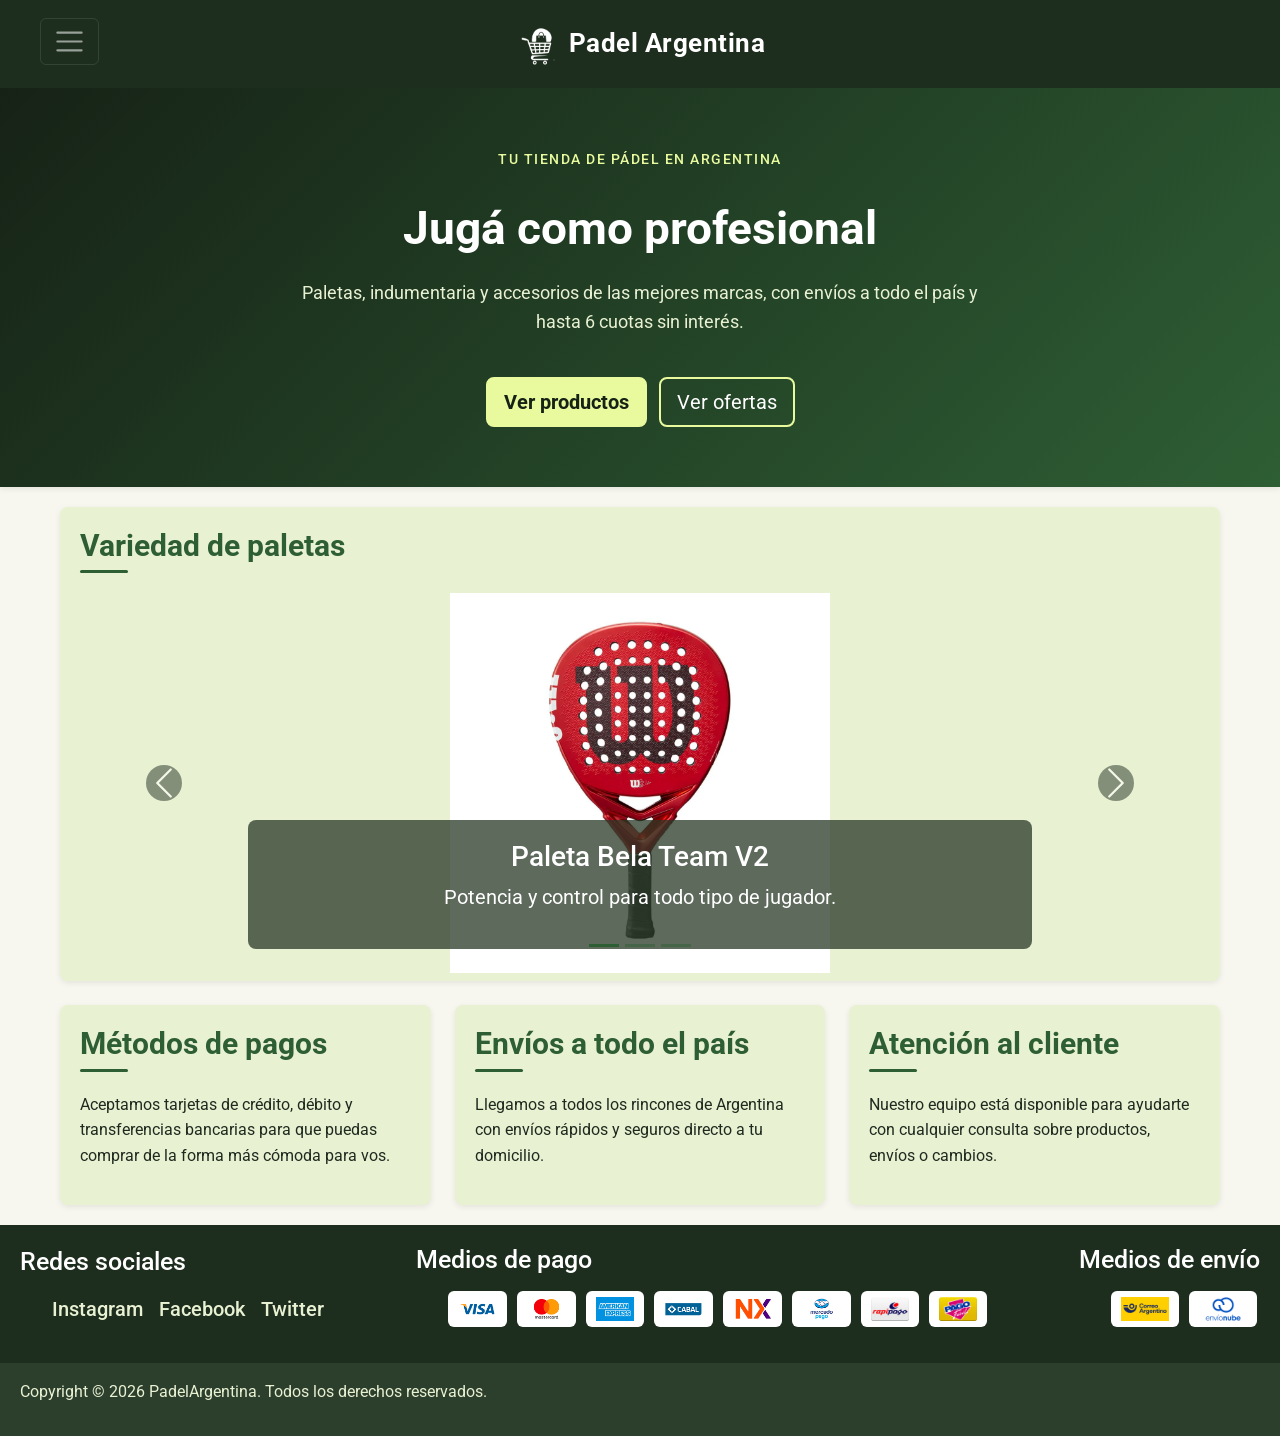
<file: index.html>
<!DOCTYPE html>
<html lang="es">

<head>
    <meta charset="UTF-8">
    <meta name="viewport" content="width=device-width, initial-scale=1.0">
    <title>Inicio - Padel Argentina</title>
    <link rel="stylesheet" href="https://cdn.jsdelivr.net/npm/bootstrap@5.3.3/dist/css/bootstrap.min.css">
    <link rel="preconnect" href="https://fonts.googleapis.com">
    <link rel="preconnect" href="https://fonts.gstatic.com" crossorigin>
    <link rel="stylesheet" href="https://fonts.googleapis.com/css2?family=Roboto:wght@400;500;700&display=swap">
    <link rel="stylesheet" href="styles/style.css?v=18">
</head>

<body class="cuerpo-pagina">

    <!-- Cabecera  -->
    <!-- Titulos, logos, navegacion: navbar de Bootstrap, responsiva con menu hamburguesa -->
    <header>
        <nav class="navbar navbar-expand-xxl navbar-dark navbar-personalizado" aria-label="Navegación principal">
            <div class="container-fluid">
                <!-- h1 se usa una sola vez por pagina, como titulo principal -->
                <a class="navbar-brand brand-personalizado" href="#">
                    <img src="imagenes/logo%20blanco.png" class="logo-navbar" width="42" height="40" decoding="async" alt="">
                    <h1 class="titulo-principal mb-0">Padel Argentina</h1>
                </a>
                <button class="navbar-toggler" type="button" data-bs-toggle="collapse" data-bs-target="#navbarPrincipal" aria-controls="navbarPrincipal" aria-expanded="false" aria-label="Abrir menú de navegación">
                    <span class="navbar-toggler-icon"></span>
                </button>
                <div class="collapse navbar-collapse" id="navbarPrincipal">
                    <ul class="navbar-nav ms-auto mb-2 mb-lg-0 gap-lg-3">
                        <li class="nav-item"><a class="nav-link enlace-nav" href="#" aria-current="page">Inicio</a></li>
                        <li class="nav-item"><a class="nav-link enlace-nav" href="pages/ofertas.html">Ofertas</a></li>
                        <li class="nav-item"><a class="nav-link enlace-nav" href="pages/productos.html">Paletas y accesorios</a></li>
                        <li class="nav-item"><a class="nav-link enlace-nav" href="pages/sobrenosotros.html">Sobre nosotros</a></li>
                        <li class="nav-item"><a class="nav-link enlace-nav" href="pages/contactos.html">Contacto</a></li>
                    </ul>
                </div>
            </div>
        </nav>
    </header>

    <!-- Hero: portada full-width de la home. Va FUERA de .main-contenido
         (que limita el ancho a 1200px) para ocupar todo el ancho de la
         pagina sin margenes a los costados. El texto interno se mantiene
         centrado y legible via .hero-contenido -->
    <section class="hero">
        <div class="hero-contenido">
            <p class="hero-eyebrow">Tu tienda de pádel en Argentina</p>
            <h2 class="hero-titulo">Jugá como profesional</h2>
            <p class="hero-texto">Paletas, indumentaria y accesorios de las mejores marcas, con envíos a todo el país y hasta 6 cuotas sin interés.</p>
            <div class="hero-acciones">
                <a class="btn btn-lg hero-btn-primario" href="pages/productos.html">Ver productos</a>
                <a class="btn btn-lg hero-btn-secundario" href="pages/ofertas.html">Ver ofertas</a>
            </div>
        </div>
    </section>

    <!-- Contenido  -->
    <!-- imagenes, textos, videos, articulos, tarjetas  -->
    <main class="main-contenido">
        <!-- Galeria de productos con el carousel de Bootstrap -->
        <section class="seccion-galeria">
            <article class="tarjeta">
                <h2 class="subtitulo">Variedad de paletas</h2>
                <div id="carouselGaleria" class="carousel slide carousel-personalizado" data-bs-ride="carousel">
                    <div class="carousel-indicators">
                        <button type="button" data-bs-target="#carouselGaleria" data-bs-slide-to="0" class="active" aria-current="true" aria-label="Diapositiva 1"></button>
                        <button type="button" data-bs-target="#carouselGaleria" data-bs-slide-to="1" aria-label="Diapositiva 2"></button>
                        <button type="button" data-bs-target="#carouselGaleria" data-bs-slide-to="2" aria-label="Diapositiva 3"></button>
                    </div>
                    <div class="carousel-inner">
                        <div class="carousel-item active">
                            <img src="imagenes/WR175111F_0_BELA_PRO_V25_LE_ARGENTINA_RD-1200x1200.webp" class="d-block w-100" alt="Paleta Bela Team V2">
                            <div class="carousel-caption d-none d-md-block">
                                <h3>Paleta Bela Team V2</h3>
                                <p>Potencia y control para todo tipo de jugador.</p>
                            </div>
                        </div>
                        <div class="carousel-item">
                            <img src="imagenes/paleta-vertex.webp" class="d-block w-100" alt="Paleta Bullpadel Vertex 04">
                            <div class="carousel-caption d-none d-md-block">
                                <h3>Bullpadel Vertex 04</h3>
                                <p>Precisión en cada golpe.</p>
                            </div>
                        </div>
                        <div class="carousel-item">
                            <img src="imagenes/paleta-coast.webp" class="d-block w-100" alt="Paleta Coast">
                            <div class="carousel-caption d-none d-md-block">
                                <h3>Paleta Coast</h3>
                                <p>Ideal para arrancar en el pádel.</p>
                            </div>
                        </div>
                    </div>
                    <button class="carousel-control-prev" type="button" data-bs-target="#carouselGaleria" data-bs-slide="prev">
                        <span class="carousel-control-prev-icon" aria-hidden="true"></span>
                        <span class="visually-hidden">Anterior</span>
                    </button>
                    <button class="carousel-control-next" type="button" data-bs-target="#carouselGaleria" data-bs-slide="next">
                        <span class="carousel-control-next-icon" aria-hidden="true"></span>
                        <span class="visually-hidden">Siguiente</span>
                    </button>
                </div>
            </article>
        </section>

        <div class="grid-secciones">
            <section class="seccion-pagos">
                <article class="tarjeta">
                    <h2 class="subtitulo">Métodos de pagos</h2>
                    <p class="parrafo">Aceptamos tarjetas de crédito, débito y transferencias bancarias para que puedas comprar de la forma más cómoda para vos.</p>
                </article>
            </section>
            <section class="seccion-envios">
                <article class="tarjeta">
                    <h2 class="subtitulo">Envíos a todo el país</h2>
                    <p class="parrafo">Llegamos a todos los rincones de Argentina con envíos rápidos y seguros directo a tu domicilio.</p>
                </article>
            </section>
            <section class="seccion-atencion">
                <article class="tarjeta">
                    <h2 class="subtitulo">Atención al cliente</h2>
                    <p class="parrafo">Nuestro equipo está disponible para ayudarte con cualquier consulta sobre productos, envíos o cambios.</p>
                </article>
            </section>
        </div>
    </main>

    <!-- pie de pagina  -->
    <!--   -->
    <footer>
        <div class="pie-pagina">
        <div class="redes-sociales">
            <h3 class="titulo-footer"> Redes sociales</h3>
            <!-- listas desordenadas<ul> -->
            <ul class="lista-redes">
                <li>
                    <a class="enlace-nav" href="https://www.instagram.com/mateoimpini/" target="_blank">Instagram</a>
                </li>
                <li>
                    <a class="enlace-nav" href="https://www.facebook.com/" target="_blank">Facebook</a>
                </li>
                <li>
                    <a class="enlace-nav" href="https://www.twitter.com/" target="_blank">Twitter</a>
                </li>

            </ul>
        </div>

        <div class="medios-pago">
            <h3 class="titulo-footer">Medios de pago</h3>
            <ul class="lista-logos">
                <li><img src="imagenes/pagos/visa.png" width="150" height="93" loading="lazy" decoding="async" alt="Visa"></li>
                <li><img src="imagenes/pagos/mastercard.png" width="150" height="93" loading="lazy" decoding="async" alt="Mastercard"></li>
                <li><img src="imagenes/pagos/amex.png" width="150" height="93" loading="lazy" decoding="async" alt="American Express"></li>
                <li><img src="imagenes/pagos/cabal.png" width="150" height="93" loading="lazy" decoding="async" alt="Cabal"></li>
                <li><img src="imagenes/pagos/tarjeta-naranja.png" width="150" height="93" loading="lazy" decoding="async" alt="Tarjeta Naranja"></li>
                <li><img src="imagenes/pagos/mercadopago.png" width="150" height="93" loading="lazy" decoding="async" alt="Mercado Pago"></li>
                <li><img src="imagenes/pagos/rapipago.png" width="92" height="58" loading="lazy" decoding="async" alt="Rapipago"></li>
                <li><img src="imagenes/pagos/pagofacil.png" width="92" height="58" loading="lazy" decoding="async" alt="Pago Fácil"></li>
            </ul>
        </div>

        <div class="medios-envio">
            <h3 class="titulo-footer">Medios de envío</h3>
            <ul class="lista-logos">
                <li><img src="imagenes/envios/correo-argentino.png" width="120" height="60" loading="lazy" decoding="async" alt="Correo Argentino"></li>
                <li><img src="imagenes/envios/envionube.png" width="120" height="60" loading="lazy" decoding="async" alt="Envionube"></li>
            </ul>
        </div>

        </div>

        <div class="footer-copyright">
            <p class="parrafo">Copyright © 2026 PadelArgentina. Todos los derechos reservados.</p>
        </div>

        <!-- listas ordenadas <ol>-->

    </footer>

    <script src="https://cdn.jsdelivr.net/npm/bootstrap@5.3.3/dist/js/bootstrap.bundle.min.js"></script>
</body>

</html>
</file>
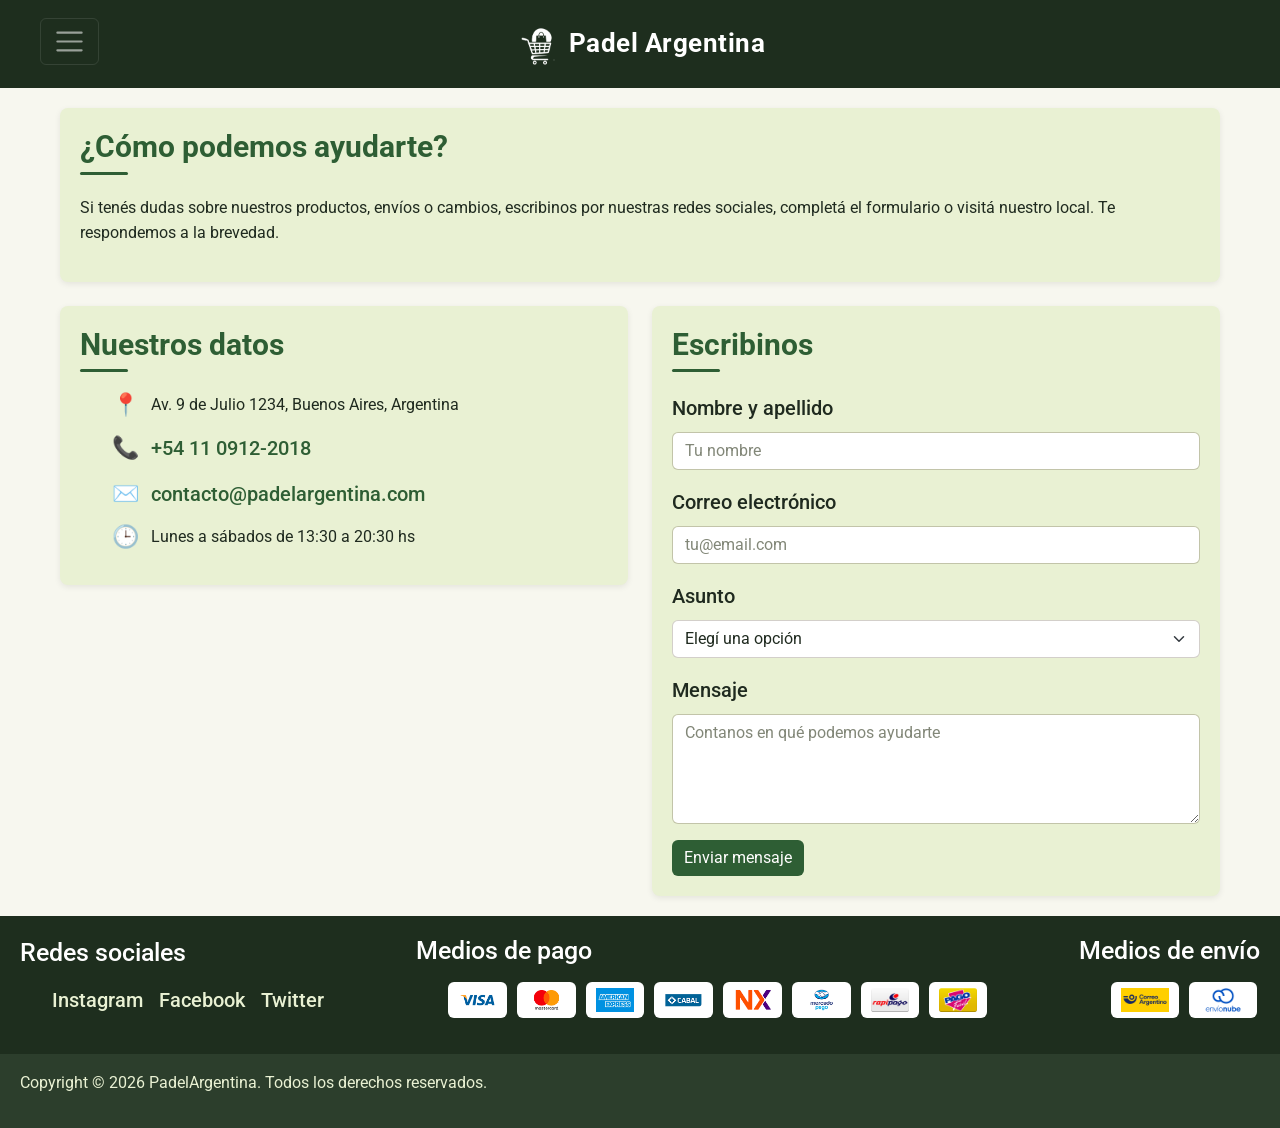
<file: pages/contactos.html>
<!DOCTYPE html>
<html lang="es">

<head>
    <meta charset="UTF-8">
    <meta name="viewport" content="width=device-width, initial-scale=1.0">
    <title>Contacto - Padel Argentina</title>
    <link rel="stylesheet" href="https://cdn.jsdelivr.net/npm/bootstrap@5.3.3/dist/css/bootstrap.min.css">
    <link rel="preconnect" href="https://fonts.googleapis.com">
    <link rel="preconnect" href="https://fonts.gstatic.com" crossorigin>
    <link rel="stylesheet" href="https://fonts.googleapis.com/css2?family=Roboto:wght@400;500;700&display=swap">
    <link rel="stylesheet" href="../styles/style.css?v=18">
</head>

<body class="cuerpo-pagina">


    <!-- Cabecera  -->
    <!-- Titulos, logos, navegacion: navbar de Bootstrap, responsiva con menu hamburguesa -->
    <header>
        <nav class="navbar navbar-expand-xxl navbar-dark navbar-personalizado" aria-label="Navegación principal">
            <div class="container-fluid">
                <!-- h1 se usa una sola vez por pagina, como titulo principal -->
                <a class="navbar-brand brand-personalizado" href="../index.html">
                    <img src="../imagenes/logo%20blanco.png" class="logo-navbar" width="42" height="40" decoding="async" alt="">
                    <h1 class="titulo-principal mb-0">Padel Argentina</h1>
                </a>
                <button class="navbar-toggler" type="button" data-bs-toggle="collapse" data-bs-target="#navbarPrincipal" aria-controls="navbarPrincipal" aria-expanded="false" aria-label="Abrir menú de navegación">
                    <span class="navbar-toggler-icon"></span>
                </button>
                <div class="collapse navbar-collapse" id="navbarPrincipal">
                    <ul class="navbar-nav ms-auto mb-2 mb-lg-0 gap-lg-3">
                        <li class="nav-item"><a class="nav-link enlace-nav" href="../index.html">Inicio</a></li>
                        <li class="nav-item"><a class="nav-link enlace-nav" href="ofertas.html">Ofertas</a></li>
                        <li class="nav-item"><a class="nav-link enlace-nav" href="productos.html">Paletas y accesorios</a></li>
                        <li class="nav-item"><a class="nav-link enlace-nav" href="sobrenosotros.html">Sobre nosotros</a></li>
                        <li class="nav-item"><a class="nav-link enlace-nav" href="#" aria-current="page">Contacto</a></li>
                    </ul>
                </div>
            </div>
        </nav>
    </header>

    <!-- Contenido  -->
    <!-- imagenes, textos, videos, articulos, tarjetas  -->
    <main class="main-contenido">
        <section>
            <article class="tarjeta">
                <h2 class="subtitulo">¿Cómo podemos ayudarte?</h2>
                <p class="parrafo">Si tenés dudas sobre nuestros productos, envíos o cambios, escribinos por nuestras redes sociales, completá el formulario o visitá nuestro local. Te respondemos a la brevedad.</p>
            </article>
        </section>

        <!-- Grilla de contacto: datos + formulario. Grid propio, responsivo -->
        <div class="grid-contacto">
            <!-- Datos de contacto -->
            <section class="seccion-datos-contacto">
                <article class="tarjeta">
                    <h2 class="subtitulo">Nuestros datos</h2>
                    <ul class="lista-datos-contacto">
                        <li>
                            <span class="dato-icono" aria-hidden="true">📍</span>
                            <span class="parrafo">Av. 9 de Julio 1234, Buenos Aires, Argentina</span>
                        </li>
                        <li>
                            <span class="dato-icono" aria-hidden="true">📞</span>
                            <a class="enlace-nav" href="tel:+541109122018">+54 11 0912-2018</a>
                        </li>
                        <li>
                            <span class="dato-icono" aria-hidden="true">✉️</span>
                            <a class="enlace-nav" href="mailto:contacto@padelargentina.com">contacto@padelargentina.com</a>
                        </li>
                        <li>
                            <span class="dato-icono" aria-hidden="true">🕒</span>
                            <span class="parrafo">Lunes a sábados de 13:30 a 20:30 hs</span>
                        </li>
                    </ul>
                </article>
            </section>

            <!-- Formulario de contacto con clases de Bootstrap -->
            <section class="seccion-formulario">
                <article class="tarjeta">
                    <h2 class="subtitulo">Escribinos</h2>
                    <form class="formulario-contacto">
                        <div class="mb-3">
                            <label for="nombre" class="form-label">Nombre y apellido</label>
                            <input type="text" class="form-control campo-formulario" id="nombre" name="nombre" placeholder="Tu nombre" required>
                        </div>
                        <div class="mb-3">
                            <label for="email" class="form-label">Correo electrónico</label>
                            <input type="email" class="form-control campo-formulario" id="email" name="email" placeholder="tu@email.com" required>
                        </div>
                        <div class="mb-3">
                            <label for="asunto" class="form-label">Asunto</label>
                            <select class="form-select campo-formulario" id="asunto" name="asunto" required>
                                <option value="" selected disabled>Elegí una opción</option>
                                <option value="productos">Consulta sobre productos</option>
                                <option value="envios">Envíos y seguimiento</option>
                                <option value="cambios">Cambios y devoluciones</option>
                                <option value="otro">Otro</option>
                            </select>
                        </div>
                        <div class="mb-3">
                            <label for="mensaje" class="form-label">Mensaje</label>
                            <textarea class="form-control campo-formulario" id="mensaje" name="mensaje" rows="4" placeholder="Contanos en qué podemos ayudarte" required></textarea>
                        </div>
                        <button type="submit" class="btn btn-detalle">Enviar mensaje</button>
                    </form>
                </article>
            </section>
        </div>
    </main>

    <!-- pie de pagina  -->
    <!--   -->
    <footer>
        <div class="pie-pagina">
        <div class="redes-sociales">
            <h3 class="titulo-footer"> Redes sociales</h3>
            <!-- listas desordenadas<ul> -->
            <ul class="lista-redes">
                <li>
                    <a class="enlace-nav" href="https://www.instagram.com/mateoimpini/" target="_blank">Instagram</a>
                </li>
                <li>
                    <a class="enlace-nav" href="https://www.facebook.com/" target="_blank">Facebook</a>
                </li>
                <li>
                    <a class="enlace-nav" href="https://www.twitter.com/" target="_blank">Twitter</a>
                </li>

            </ul>
        </div>

        <div class="medios-pago">
            <h3 class="titulo-footer">Medios de pago</h3>
            <ul class="lista-logos">
                <li><img src="../imagenes/pagos/visa.png" width="150" height="93" loading="lazy" decoding="async" alt="Visa"></li>
                <li><img src="../imagenes/pagos/mastercard.png" width="150" height="93" loading="lazy" decoding="async" alt="Mastercard"></li>
                <li><img src="../imagenes/pagos/amex.png" width="150" height="93" loading="lazy" decoding="async" alt="American Express"></li>
                <li><img src="../imagenes/pagos/cabal.png" width="150" height="93" loading="lazy" decoding="async" alt="Cabal"></li>
                <li><img src="../imagenes/pagos/tarjeta-naranja.png" width="150" height="93" loading="lazy" decoding="async" alt="Tarjeta Naranja"></li>
                <li><img src="../imagenes/pagos/mercadopago.png" width="150" height="93" loading="lazy" decoding="async" alt="Mercado Pago"></li>
                <li><img src="../imagenes/pagos/rapipago.png" width="92" height="58" loading="lazy" decoding="async" alt="Rapipago"></li>
                <li><img src="../imagenes/pagos/pagofacil.png" width="92" height="58" loading="lazy" decoding="async" alt="Pago Fácil"></li>
            </ul>
        </div>

        <div class="medios-envio">
            <h3 class="titulo-footer">Medios de envío</h3>
            <ul class="lista-logos">
                <li><img src="../imagenes/envios/correo-argentino.png" width="120" height="60" loading="lazy" decoding="async" alt="Correo Argentino"></li>
                <li><img src="../imagenes/envios/envionube.png" width="120" height="60" loading="lazy" decoding="async" alt="Envionube"></li>
            </ul>
        </div>

        </div>

        <div class="footer-copyright">
            <p class="parrafo">Copyright © 2026 PadelArgentina. Todos los derechos reservados.</p>
        </div>

        <!-- listas ordenadas <ol>-->

    </footer>

    <script src="https://cdn.jsdelivr.net/npm/bootstrap@5.3.3/dist/js/bootstrap.bundle.min.js"></script>
</body>

</html>
</file>
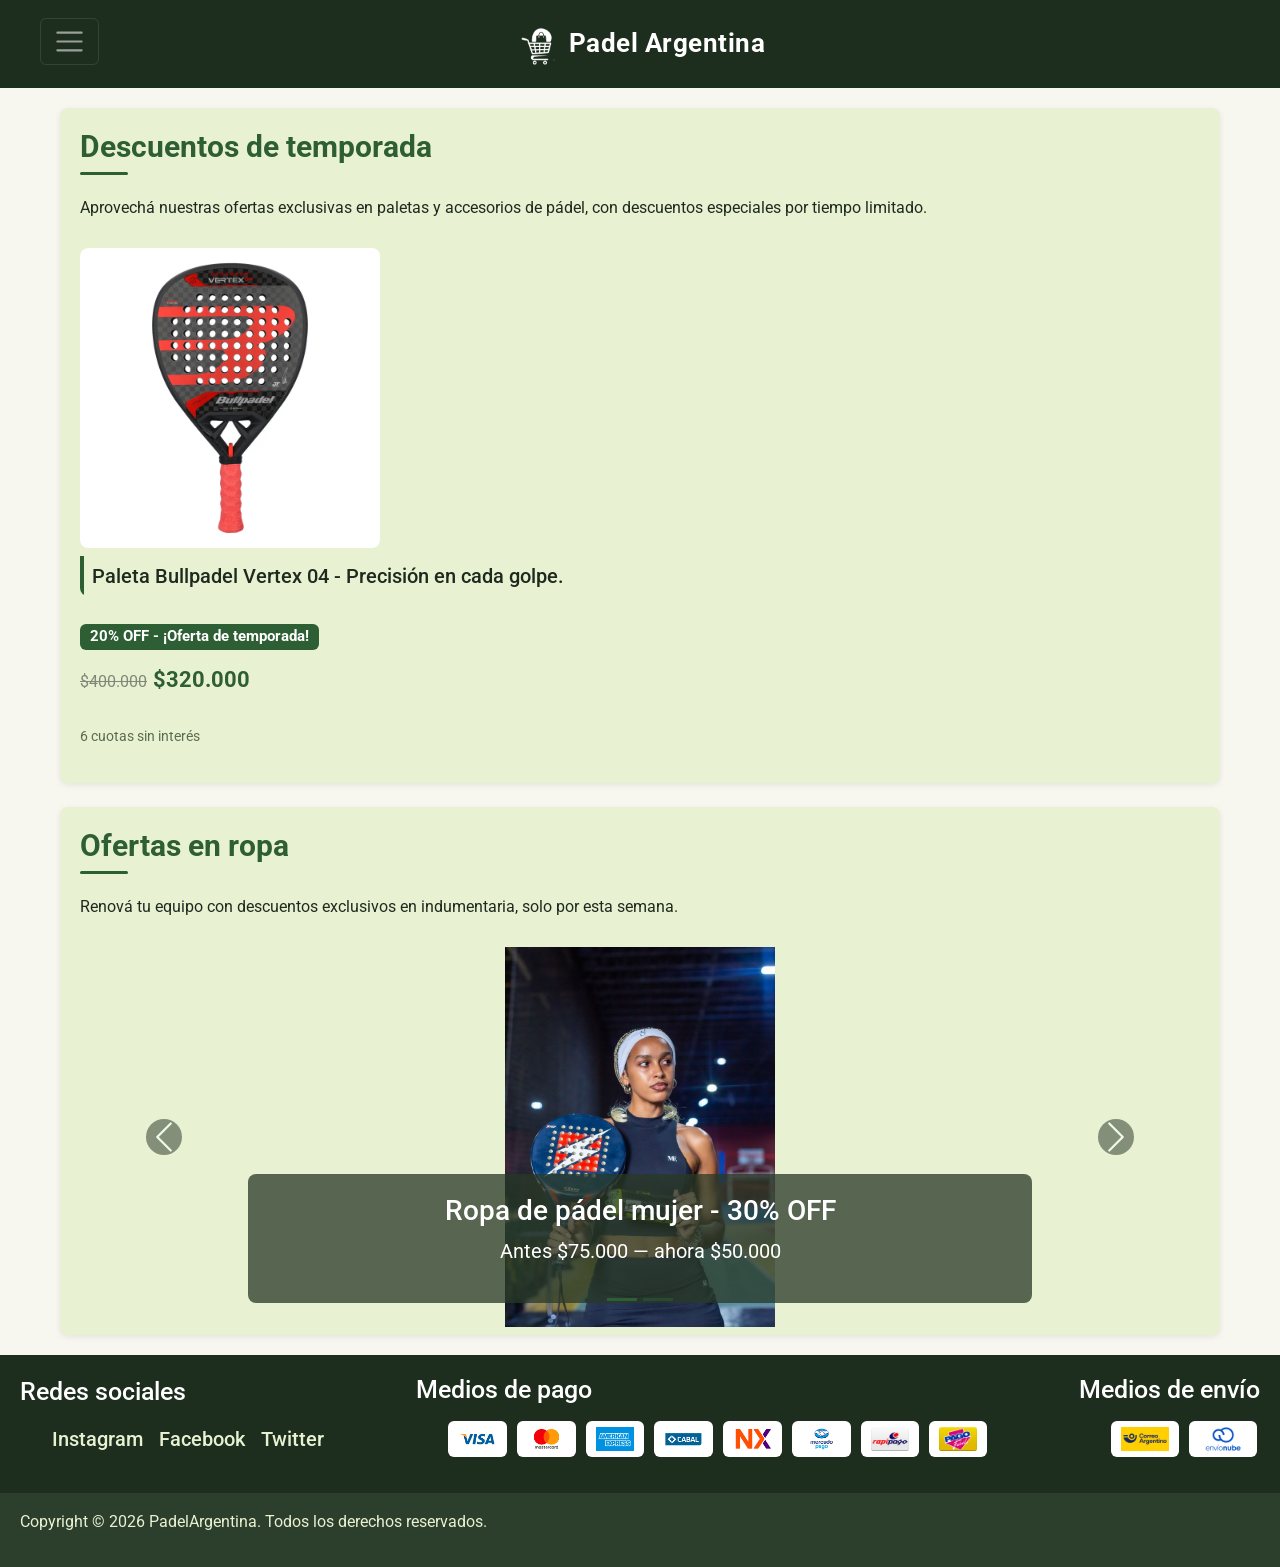
<file: pages/ofertas.html>
<!DOCTYPE html>
<html lang="es">

<head>
    <meta charset="UTF-8">
    <meta name="viewport" content="width=device-width, initial-scale=1.0">
    <title>Ofertas - Padel Argentina</title>
    <link rel="stylesheet" href="https://cdn.jsdelivr.net/npm/bootstrap@5.3.3/dist/css/bootstrap.min.css">
    <link rel="preconnect" href="https://fonts.googleapis.com">
    <link rel="preconnect" href="https://fonts.gstatic.com" crossorigin>
    <link rel="stylesheet" href="https://fonts.googleapis.com/css2?family=Roboto:wght@400;500;700&display=swap">
    <link rel="stylesheet" href="../styles/style.css?v=18">
</head>

<body class="cuerpo-pagina">


    <!-- Cabecera  -->
    <!-- Titulos, logos, navegacion: navbar de Bootstrap, responsiva con menu hamburguesa -->
    <header>
        <nav class="navbar navbar-expand-xxl navbar-dark navbar-personalizado" aria-label="Navegación principal">
            <div class="container-fluid">
                <!-- h1 se usa una sola vez por pagina, como titulo principal -->
                <a class="navbar-brand brand-personalizado" href="../index.html">
                    <img src="../imagenes/logo%20blanco.png" class="logo-navbar" width="42" height="40" decoding="async" alt="">
                    <h1 class="titulo-principal mb-0">Padel Argentina</h1>
                </a>
                <button class="navbar-toggler" type="button" data-bs-toggle="collapse" data-bs-target="#navbarPrincipal" aria-controls="navbarPrincipal" aria-expanded="false" aria-label="Abrir menú de navegación">
                    <span class="navbar-toggler-icon"></span>
                </button>
                <div class="collapse navbar-collapse" id="navbarPrincipal">
                    <ul class="navbar-nav ms-auto mb-2 mb-lg-0 gap-lg-3">
                        <li class="nav-item"><a class="nav-link enlace-nav" href="../index.html">Inicio</a></li>
                        <li class="nav-item"><a class="nav-link enlace-nav" href="#" aria-current="page">Ofertas</a></li>
                        <li class="nav-item"><a class="nav-link enlace-nav" href="productos.html">Paletas y accesorios</a></li>
                        <li class="nav-item"><a class="nav-link enlace-nav" href="sobrenosotros.html">Sobre nosotros</a></li>
                        <li class="nav-item"><a class="nav-link enlace-nav" href="contactos.html">Contacto</a></li>
                    </ul>
                </div>
            </div>
        </nav>
    </header>

    <!-- Contenido  -->
    <!-- imagenes, textos, videos, articulos, tarjetas  -->
    <main class="main-contenido">
        <section>
            <article class="tarjeta">
                <h2 class="subtitulo">Descuentos de temporada</h2>
                <p class="parrafo">Aprovechá nuestras ofertas exclusivas en paletas y accesorios de pádel, con descuentos especiales por tiempo limitado.</p>
                <figure>
                    <img src="../imagenes/paleta-vertex.webp" width="300" height="300" decoding="async" alt="Oferta Paleta Bullpadel Vertex 04">
                    <figcaption class="texto-paleta-pro">Paleta Bullpadel Vertex 04 - Precisión en cada golpe.</figcaption>
                </figure>
                <span class="badge badge-descuento">20% OFF - ¡Oferta de temporada!</span>
                <p class="precio"><span class="precio-anterior">$400.000</span>$320.000</p>
                <p class="cuotas">6 cuotas sin interés</p>
            </article>
        </section>

        <!-- Ofertas de ropa con el carousel de Bootstrap -->
        <section class="seccion-galeria">
            <article class="tarjeta">
                <h2 class="subtitulo">Ofertas en ropa</h2>
                <p class="parrafo">Renová tu equipo con descuentos exclusivos en indumentaria, solo por esta semana.</p>
                <div id="carouselOfertasRopa" class="carousel slide carousel-personalizado" data-bs-ride="carousel">
                    <div class="carousel-indicators">
                        <button type="button" data-bs-target="#carouselOfertasRopa" data-bs-slide-to="0" class="active" aria-current="true" aria-label="Oferta 1"></button>
                        <button type="button" data-bs-target="#carouselOfertasRopa" data-bs-slide-to="1" aria-label="Oferta 2"></button>
                    </div>
                    <div class="carousel-inner">
                        <div class="carousel-item active">
                            <img src="../imagenes/ropa-padel-mujer.jpg" class="d-block w-100" alt="Jugadora con conjunto deportivo de pádel para mujer en oferta">
                            <div class="carousel-caption d-none d-md-block">
                                <h3>Ropa de pádel mujer - 30% OFF</h3>
                                <p>Antes $75.000 — ahora $50.000</p>
                            </div>
                        </div>
                        <div class="carousel-item">
                            <img src="../imagenes/ropa-padel-hombre.jpg" class="d-block w-100" alt="Jugador con remera deportiva de pádel para hombre en oferta">
                            <div class="carousel-caption d-none d-md-block">
                                <h3>Ropa de pádel hombre - 30% OFF</h3>
                                <p>Antes $75.000 — ahora $50.000</p>
                            </div>
                        </div>
                    </div>
                    <button class="carousel-control-prev" type="button" data-bs-target="#carouselOfertasRopa" data-bs-slide="prev">
                        <span class="carousel-control-prev-icon" aria-hidden="true"></span>
                        <span class="visually-hidden">Anterior</span>
                    </button>
                    <button class="carousel-control-next" type="button" data-bs-target="#carouselOfertasRopa" data-bs-slide="next">
                        <span class="carousel-control-next-icon" aria-hidden="true"></span>
                        <span class="visually-hidden">Siguiente</span>
                    </button>
                </div>
            </article>
        </section>
    </main>

    <!-- pie de pagina  -->
    <!--   -->
    <footer>
        <div class="pie-pagina">
        <div class="redes-sociales">
            <h3 class="titulo-footer"> Redes sociales</h3>
            <!-- listas desordenadas<ul> -->
            <ul class="lista-redes">
                <li>
                    <a class="enlace-nav" href="https://www.instagram.com/mateoimpini/" target="_blank">Instagram</a>
                </li>
                <li>
                    <a class="enlace-nav" href="https://www.facebook.com/" target="_blank">Facebook</a>
                </li>
                <li>
                    <a class="enlace-nav" href="https://www.twitter.com/" target="_blank">Twitter</a>
                </li>

            </ul>
        </div>

        <div class="medios-pago">
            <h3 class="titulo-footer">Medios de pago</h3>
            <ul class="lista-logos">
                <li><img src="../imagenes/pagos/visa.png" width="150" height="93" loading="lazy" decoding="async" alt="Visa"></li>
                <li><img src="../imagenes/pagos/mastercard.png" width="150" height="93" loading="lazy" decoding="async" alt="Mastercard"></li>
                <li><img src="../imagenes/pagos/amex.png" width="150" height="93" loading="lazy" decoding="async" alt="American Express"></li>
                <li><img src="../imagenes/pagos/cabal.png" width="150" height="93" loading="lazy" decoding="async" alt="Cabal"></li>
                <li><img src="../imagenes/pagos/tarjeta-naranja.png" width="150" height="93" loading="lazy" decoding="async" alt="Tarjeta Naranja"></li>
                <li><img src="../imagenes/pagos/mercadopago.png" width="150" height="93" loading="lazy" decoding="async" alt="Mercado Pago"></li>
                <li><img src="../imagenes/pagos/rapipago.png" width="92" height="58" loading="lazy" decoding="async" alt="Rapipago"></li>
                <li><img src="../imagenes/pagos/pagofacil.png" width="92" height="58" loading="lazy" decoding="async" alt="Pago Fácil"></li>
            </ul>
        </div>

        <div class="medios-envio">
            <h3 class="titulo-footer">Medios de envío</h3>
            <ul class="lista-logos">
                <li><img src="../imagenes/envios/correo-argentino.png" width="120" height="60" loading="lazy" decoding="async" alt="Correo Argentino"></li>
                <li><img src="../imagenes/envios/envionube.png" width="120" height="60" loading="lazy" decoding="async" alt="Envionube"></li>
            </ul>
        </div>

        </div>

        <div class="footer-copyright">
            <p class="parrafo">Copyright © 2026 PadelArgentina. Todos los derechos reservados.</p>
        </div>

        <!-- listas ordenadas <ol>-->

    </footer>

    <script src="https://cdn.jsdelivr.net/npm/bootstrap@5.3.3/dist/js/bootstrap.bundle.min.js"></script>
</body>

</html>
</file>
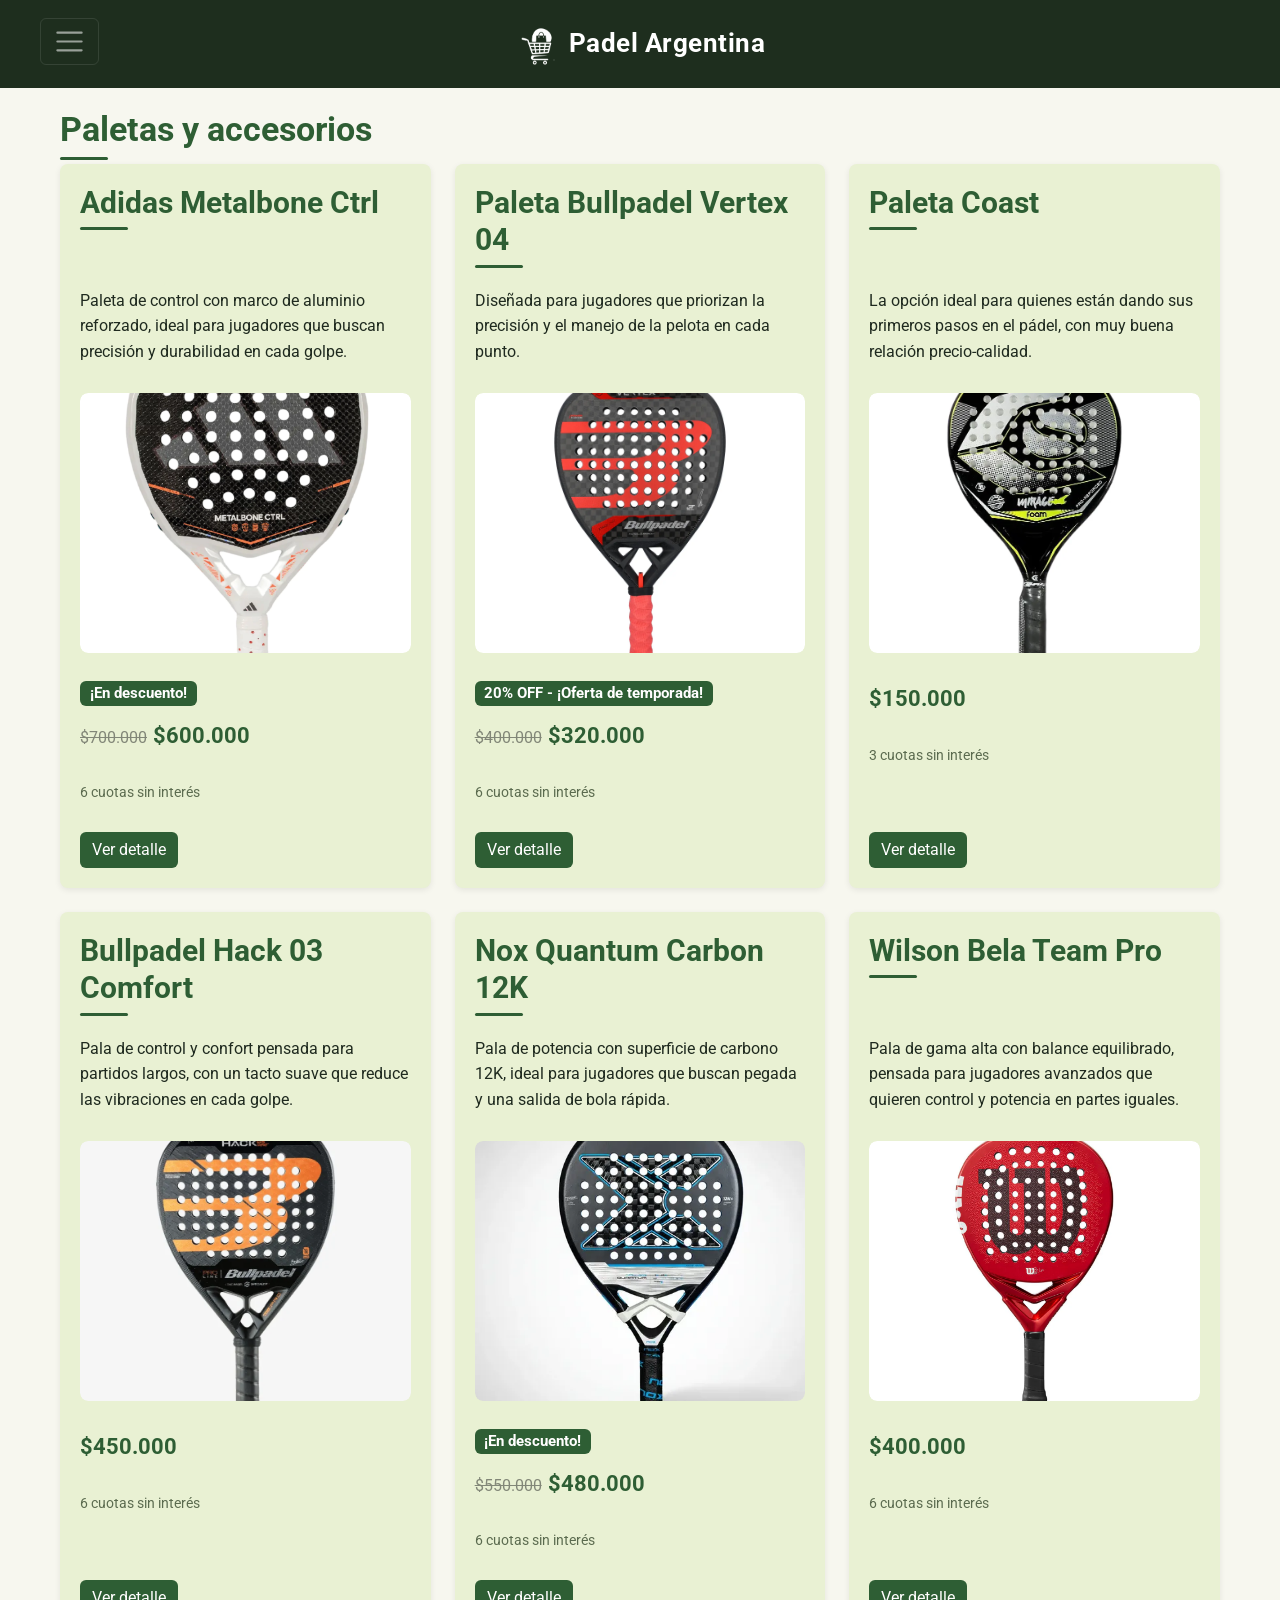
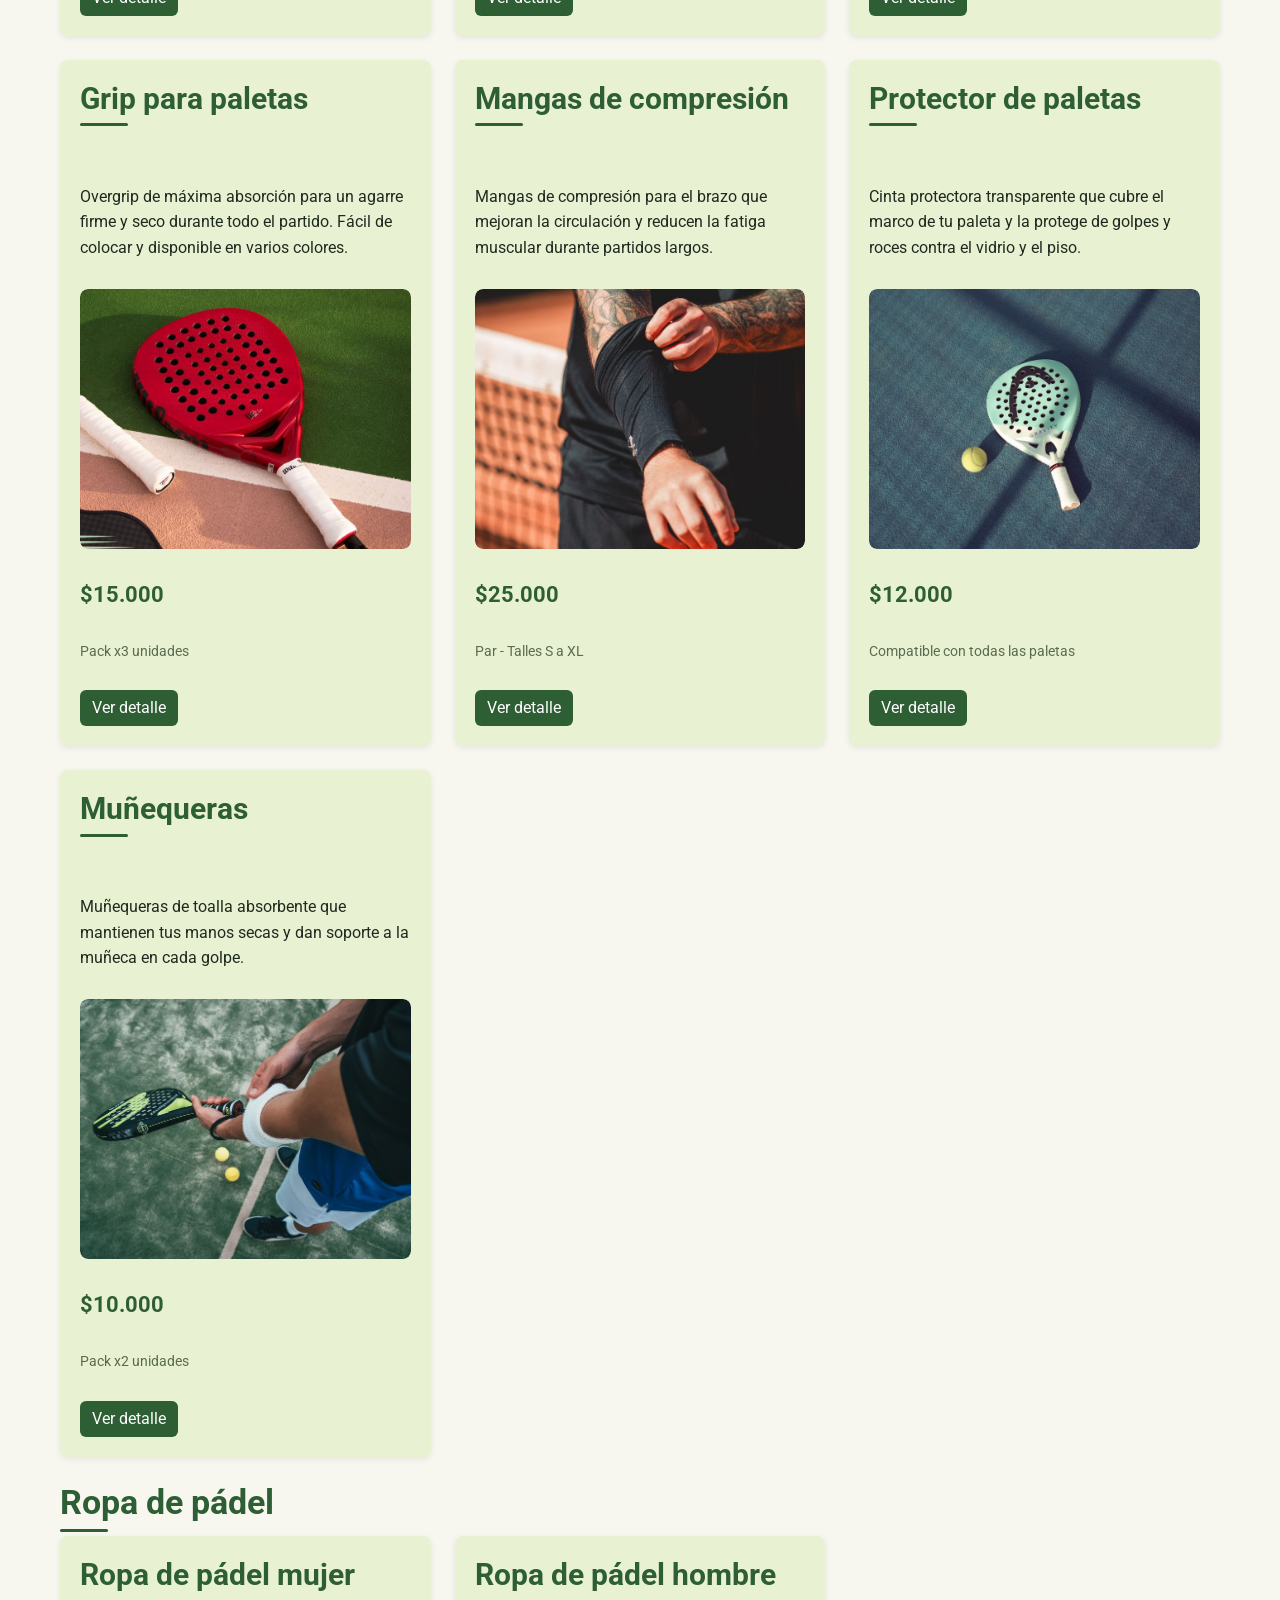
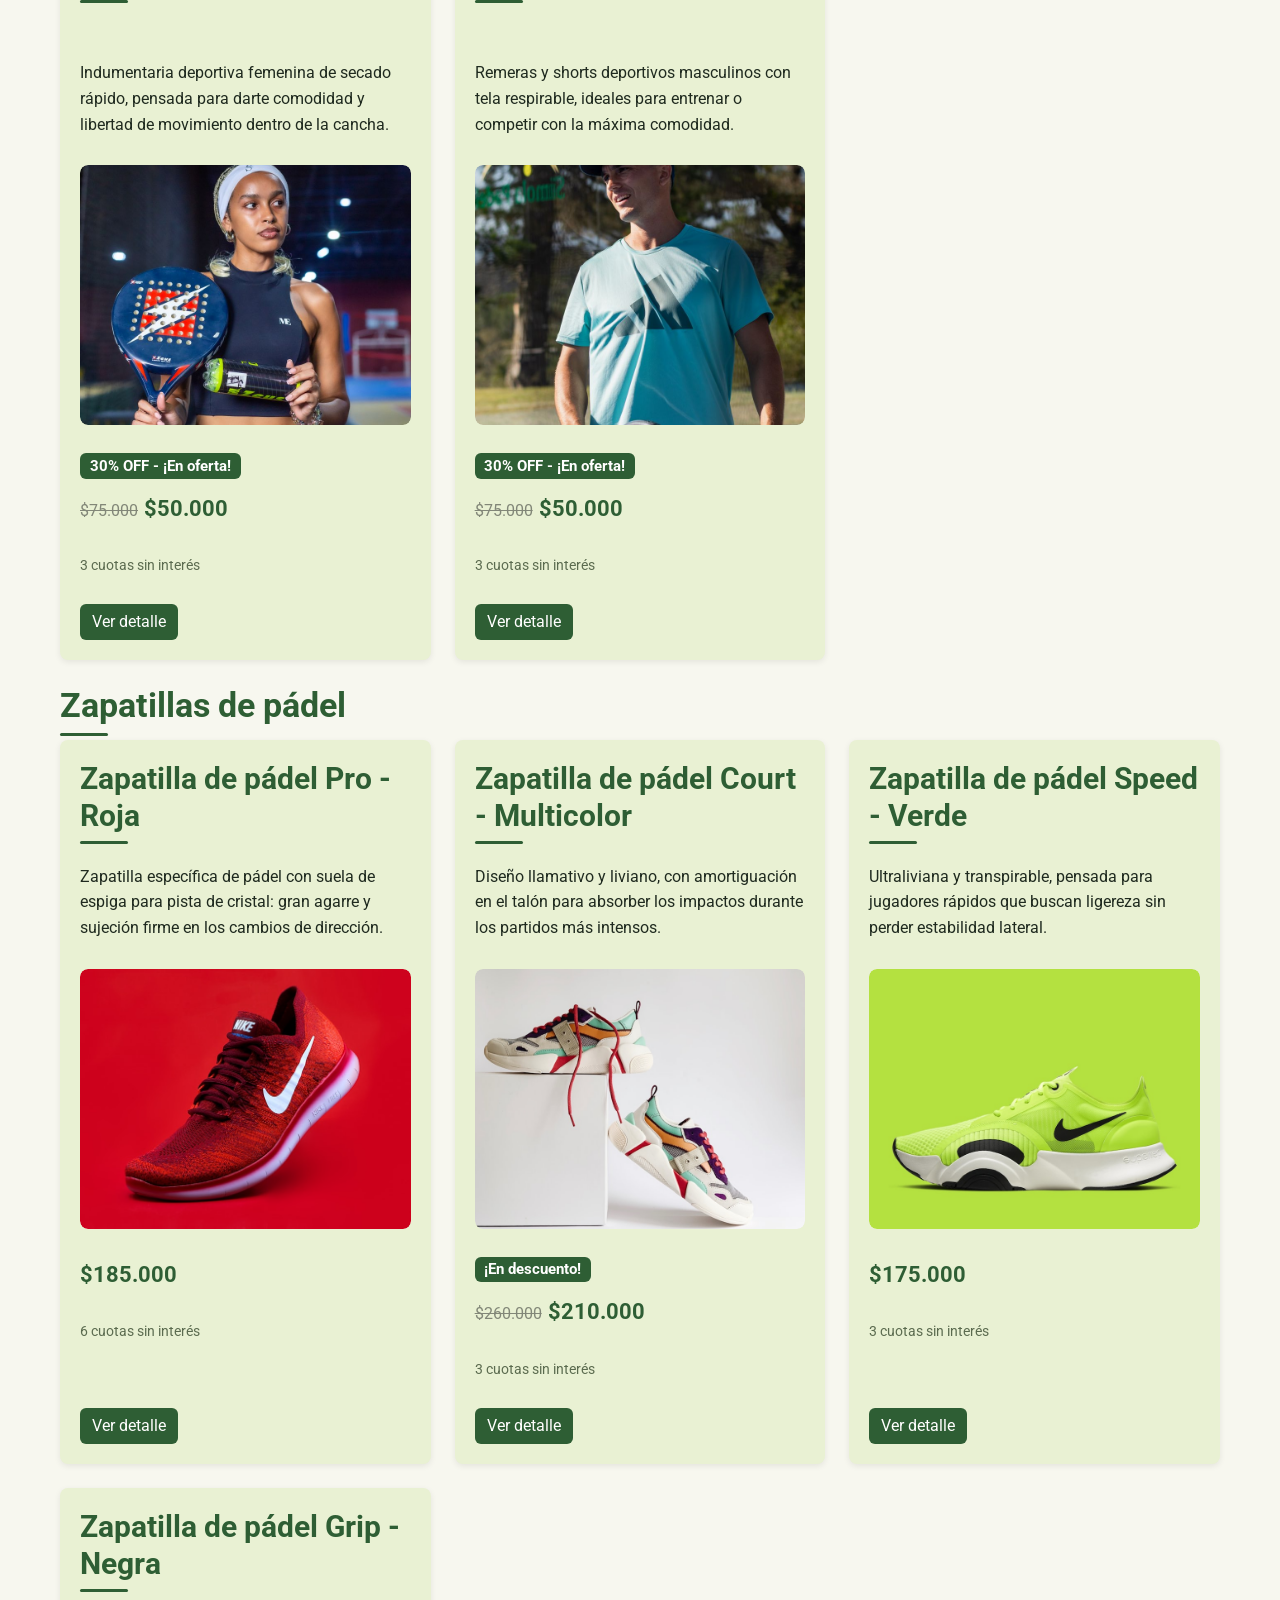
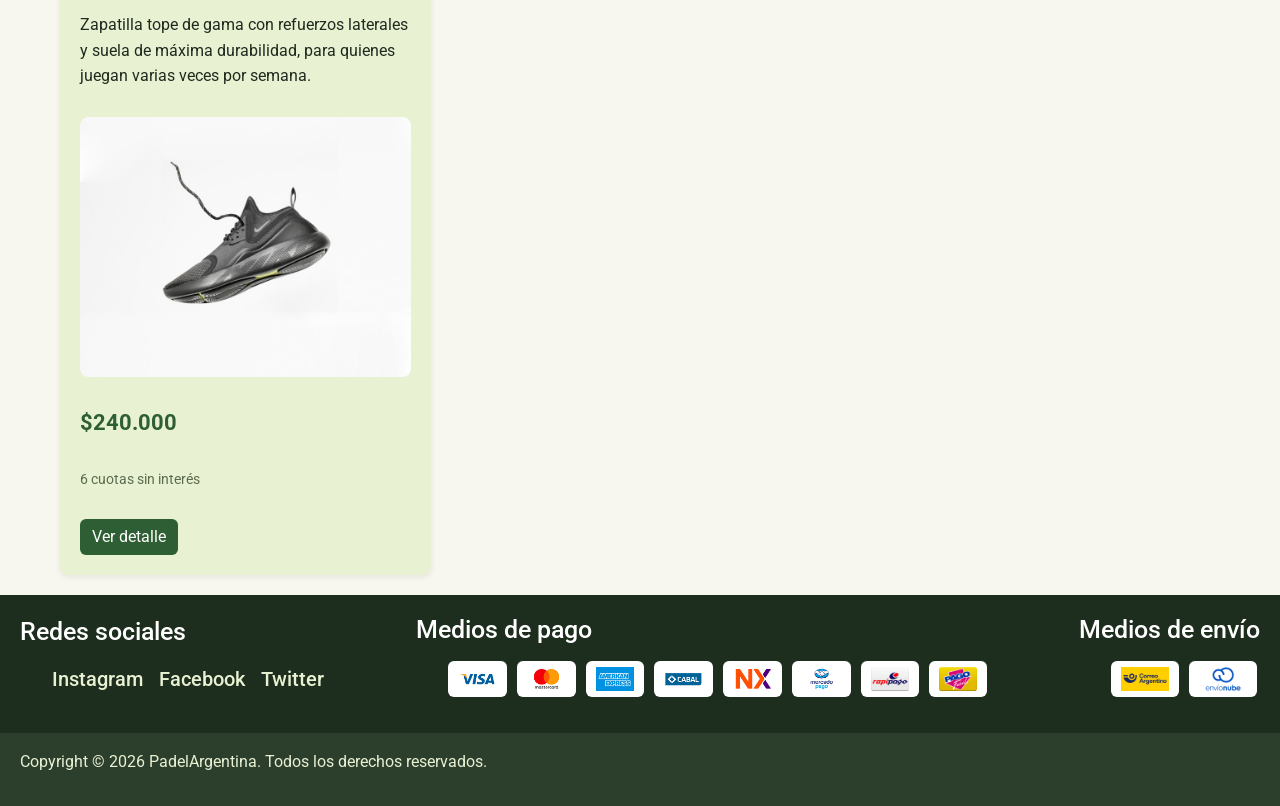
<file: pages/productos.html>
<!DOCTYPE html>
<html lang="es">

<head>
    <meta charset="UTF-8">
    <meta name="viewport" content="width=device-width, initial-scale=1.0">
    <title>Productos - Padel Argentina</title>
    <link rel="stylesheet" href="https://cdn.jsdelivr.net/npm/bootstrap@5.3.3/dist/css/bootstrap.min.css">
    <link rel="preconnect" href="https://fonts.googleapis.com">
    <link rel="preconnect" href="https://fonts.gstatic.com" crossorigin>
    <link rel="stylesheet" href="https://fonts.googleapis.com/css2?family=Roboto:wght@400;500;700&display=swap">
    <link rel="stylesheet" href="../styles/style.css?v=18">
</head>

<body class="cuerpo-pagina">


    <!-- Cabecera  -->
    <!-- Titulos, logos, navegacion: navbar de Bootstrap, responsiva con menu hamburguesa -->
    <header>
        <nav class="navbar navbar-expand-xxl navbar-dark navbar-personalizado" aria-label="Navegación principal">
            <div class="container-fluid">
                <!-- h1 se usa una sola vez por pagina, como titulo principal -->
                <a class="navbar-brand brand-personalizado" href="../index.html">
                    <img src="../imagenes/logo%20blanco.png" class="logo-navbar" width="42" height="40" decoding="async" alt="">
                    <h1 class="titulo-principal mb-0">Padel Argentina</h1>
                </a>
                <button class="navbar-toggler" type="button" data-bs-toggle="collapse" data-bs-target="#navbarPrincipal" aria-controls="navbarPrincipal" aria-expanded="false" aria-label="Abrir menú de navegación">
                    <span class="navbar-toggler-icon"></span>
                </button>
                <div class="collapse navbar-collapse" id="navbarPrincipal">
                    <ul class="navbar-nav ms-auto mb-2 mb-lg-0 gap-lg-3">
                        <li class="nav-item"><a class="nav-link enlace-nav" href="../index.html">Inicio</a></li>
                        <li class="nav-item"><a class="nav-link enlace-nav" href="ofertas.html">Ofertas</a></li>
                        <li class="nav-item"><a class="nav-link enlace-nav" href="#" aria-current="page">Paletas y accesorios</a></li>
                        <li class="nav-item"><a class="nav-link enlace-nav" href="sobrenosotros.html">Sobre nosotros</a></li>
                        <li class="nav-item"><a class="nav-link enlace-nav" href="contactos.html">Contacto</a></li>
                    </ul>
                </div>
            </div>
        </nav>
    </header>

    <!-- Contenido  -->
    <!-- imagenes, textos, videos, articulos, tarjetas  -->
    <main class="main-contenido">
        <section class="seccion-productos">
        <h2 class="subtitulo titulo-seccion">Paletas y accesorios</h2>
        <div class="grid-productos">
            <article class="tarjeta">
                <h2 class="subtitulo">Adidas Metalbone Ctrl</h2>
                <p class="parrafo">Paleta de control con marco de aluminio reforzado, ideal para jugadores que buscan precisión y durabilidad en cada golpe.</p>
                <figure>
                    <img src="../imagenes/adidas metalbone ctrl.webp" width="300" height="300" decoding="async" alt="Paleta Adidas Metalbone Ctrl">
                </figure>
                <span class="badge badge-descuento">¡En descuento!</span>
                <p class="precio"><span class="precio-anterior">$700.000</span>$600.000</p>
                <p class="cuotas">6 cuotas sin interés</p>
                <button type="button" class="btn btn-detalle" data-bs-toggle="modal" data-bs-target="#modalProX">Ver detalle</button>
            </article>

            <article class="tarjeta">
                <h2 class="subtitulo">Paleta Bullpadel Vertex 04</h2>
                <p class="parrafo">Diseñada para jugadores que priorizan la precisión y el manejo de la pelota en cada punto.</p>
                <figure>
                    <img src="../imagenes/paleta-vertex.webp" width="300" height="300" loading="lazy" decoding="async" alt="Paleta Bullpadel Vertex 04">
                </figure>
                <span class="badge badge-descuento">20% OFF - ¡Oferta de temporada!</span>
                <p class="precio"><span class="precio-anterior">$400.000</span>$320.000</p>
                <p class="cuotas">6 cuotas sin interés</p>
                <button type="button" class="btn btn-detalle" data-bs-toggle="modal" data-bs-target="#modalVertex">Ver detalle</button>
            </article>

            <article class="tarjeta">
                <h2 class="subtitulo">Paleta Coast</h2>
                <p class="parrafo">La opción ideal para quienes están dando sus primeros pasos en el pádel, con muy buena relación precio-calidad.</p>
                <figure>
                    <img src="../imagenes/paleta-coast.webp" width="300" height="300" loading="lazy" decoding="async" alt="Paleta Coast">
                </figure>
                <p class="precio">$150.000</p>
                <p class="cuotas">3 cuotas sin interés</p>
                <button type="button" class="btn btn-detalle" data-bs-toggle="modal" data-bs-target="#modalCoast">Ver detalle</button>
            </article>

            <article class="tarjeta">
                <h2 class="subtitulo">Bullpadel Hack 03 Comfort</h2>
                <p class="parrafo">Pala de control y confort pensada para partidos largos, con un tacto suave que reduce las vibraciones en cada golpe.</p>
                <figure>
                    <img src="../imagenes/bullpadel hack 03 comfort.webp" width="300" height="300" loading="lazy" decoding="async" alt="Pala Bullpadel Hack 03 Comfort">
                </figure>
                <p class="precio">$450.000</p>
                <p class="cuotas">6 cuotas sin interés</p>
                <button type="button" class="btn btn-detalle" data-bs-toggle="modal" data-bs-target="#modalHack">Ver detalle</button>
            </article>

            <article class="tarjeta">
                <h2 class="subtitulo">Nox Quantum Carbon 12K</h2>
                <p class="parrafo">Pala de potencia con superficie de carbono 12K, ideal para jugadores que buscan pegada y una salida de bola rápida.</p>
                <figure>
                    <img src="../imagenes/nox quantum.webp" width="300" height="300" loading="lazy" decoding="async" alt="Pala Nox Quantum Carbon 12K">
                </figure>
                <span class="badge badge-descuento">¡En descuento!</span>
                <p class="precio"><span class="precio-anterior">$550.000</span>$480.000</p>
                <p class="cuotas">6 cuotas sin interés</p>
                <button type="button" class="btn btn-detalle" data-bs-toggle="modal" data-bs-target="#modalQuantum">Ver detalle</button>
            </article>

            <article class="tarjeta">
                <h2 class="subtitulo">Wilson Bela Team Pro</h2>
                <p class="parrafo">Pala de gama alta con balance equilibrado, pensada para jugadores avanzados que quieren control y potencia en partes iguales.</p>
                <figure>
                    <img src="../imagenes/WR175111F_0_BELA_PRO_V25_LE_ARGENTINA_RD-1200x1200.webp" width="300" height="300" loading="lazy" decoding="async" alt="Pala Wilson Bela Team Pro">
                </figure>
                <p class="precio">$400.000</p>
                <p class="cuotas">6 cuotas sin interés</p>
                <button type="button" class="btn btn-detalle" data-bs-toggle="modal" data-bs-target="#modalBelaPro">Ver detalle</button>
            </article>

            <article class="tarjeta">
                <h2 class="subtitulo">Grip para paletas</h2>
                <p class="parrafo">Overgrip de máxima absorción para un agarre firme y seco durante todo el partido. Fácil de colocar y disponible en varios colores.</p>
                <figure>
                    <img src="../imagenes/grip-padel.jpg" width="300" height="300" loading="lazy" decoding="async" alt="Grip blanco colocado en el mango de una paleta de pádel">
                </figure>
                <p class="precio">$15.000</p>
                <p class="cuotas">Pack x3 unidades</p>
                <button type="button" class="btn btn-detalle" data-bs-toggle="modal" data-bs-target="#modalGrip">Ver detalle</button>
            </article>

            <article class="tarjeta">
                <h2 class="subtitulo">Mangas de compresión</h2>
                <p class="parrafo">Mangas de compresión para el brazo que mejoran la circulación y reducen la fatiga muscular durante partidos largos.</p>
                <figure>
                    <img src="../imagenes/manga-compresion.jpg" width="300" height="300" loading="lazy" decoding="async" alt="Jugador colocándose una manga de compresión negra en el brazo">
                </figure>
                <p class="precio">$25.000</p>
                <p class="cuotas">Par - Talles S a XL</p>
                <button type="button" class="btn btn-detalle" data-bs-toggle="modal" data-bs-target="#modalManga">Ver detalle</button>
            </article>

            <article class="tarjeta">
                <h2 class="subtitulo">Protector de paletas</h2>
                <p class="parrafo">Cinta protectora transparente que cubre el marco de tu paleta y la protege de golpes y roces contra el vidrio y el piso.</p>
                <figure>
                    <img src="../imagenes/protector-paleta.jpg" width="300" height="300" loading="lazy" decoding="async" alt="Primer plano del marco de una paleta de pádel sobre la cancha">
                </figure>
                <p class="precio">$12.000</p>
                <p class="cuotas">Compatible con todas las paletas</p>
                <button type="button" class="btn btn-detalle" data-bs-toggle="modal" data-bs-target="#modalProtector">Ver detalle</button>
            </article>

            <article class="tarjeta">
                <h2 class="subtitulo">Muñequeras</h2>
                <p class="parrafo">Muñequeras de toalla absorbente que mantienen tus manos secas y dan soporte a la muñeca en cada golpe.</p>
                <figure>
                    <img src="../imagenes/munequeras.jpg" width="300" height="300" loading="lazy" decoding="async" alt="Jugador de pádel ajustándose una muñequera blanca con la paleta en la mano">
                </figure>
                <p class="precio">$10.000</p>
                <p class="cuotas">Pack x2 unidades</p>
                <button type="button" class="btn btn-detalle" data-bs-toggle="modal" data-bs-target="#modalMunequera">Ver detalle</button>
            </article>
        </div>
        </section>

        <section class="seccion-productos">
        <h2 class="subtitulo titulo-seccion">Ropa de pádel</h2>
        <div class="grid-productos">
            <article class="tarjeta">
                <h2 class="subtitulo">Ropa de pádel mujer</h2>
                <p class="parrafo">Indumentaria deportiva femenina de secado rápido, pensada para darte comodidad y libertad de movimiento dentro de la cancha.</p>
                <figure>
                    <img src="../imagenes/ropa-padel-mujer.jpg" width="300" height="300" loading="lazy" decoding="async" alt="Jugadora con conjunto deportivo de pádel para mujer sosteniendo una paleta">
                </figure>
                <span class="badge badge-descuento">30% OFF - ¡En oferta!</span>
                <p class="precio"><span class="precio-anterior">$75.000</span>$50.000</p>
                <p class="cuotas">3 cuotas sin interés</p>
                <button type="button" class="btn btn-detalle" data-bs-toggle="modal" data-bs-target="#modalRopa">Ver detalle</button>
            </article>

            <article class="tarjeta">
                <h2 class="subtitulo">Ropa de pádel hombre</h2>
                <p class="parrafo">Remeras y shorts deportivos masculinos con tela respirable, ideales para entrenar o competir con la máxima comodidad.</p>
                <figure>
                    <img src="../imagenes/ropa-padel-hombre.jpg" width="300" height="300" loading="lazy" decoding="async" alt="Jugador con remera deportiva de pádel para hombre sosteniendo una paleta">
                </figure>
                <span class="badge badge-descuento">30% OFF - ¡En oferta!</span>
                <p class="precio"><span class="precio-anterior">$75.000</span>$50.000</p>
                <p class="cuotas">3 cuotas sin interés</p>
                <button type="button" class="btn btn-detalle" data-bs-toggle="modal" data-bs-target="#modalRopaHombre">Ver detalle</button>
            </article>
        </div>
        </section>

        <section class="seccion-productos">
        <h2 class="subtitulo titulo-seccion">Zapatillas de pádel</h2>
        <div class="grid-productos">
            <article class="tarjeta">
                <h2 class="subtitulo">Zapatilla de pádel Pro - Roja</h2>
                <p class="parrafo">Zapatilla específica de pádel con suela de espiga para pista de cristal: gran agarre y sujeción firme en los cambios de dirección.</p>
                <figure>
                    <img src="../imagenes/zapatilla-roja.jpg" width="300" height="300" loading="lazy" decoding="async" alt="Zapatilla de pádel roja">
                </figure>
                <p class="precio">$185.000</p>
                <p class="cuotas">6 cuotas sin interés</p>
                <button type="button" class="btn btn-detalle" data-bs-toggle="modal" data-bs-target="#modalZapaRoja">Ver detalle</button>
            </article>

            <article class="tarjeta">
                <h2 class="subtitulo">Zapatilla de pádel Court - Multicolor</h2>
                <p class="parrafo">Diseño llamativo y liviano, con amortiguación en el talón para absorber los impactos durante los partidos más intensos.</p>
                <figure>
                    <img src="../imagenes/zapatilla-blanca.jpg" width="300" height="300" loading="lazy" decoding="async" alt="Zapatilla de pádel blanca multicolor">
                </figure>
                <span class="badge badge-descuento">¡En descuento!</span>
                <p class="precio"><span class="precio-anterior">$260.000</span>$210.000</p>
                <p class="cuotas">3 cuotas sin interés</p>
                <button type="button" class="btn btn-detalle" data-bs-toggle="modal" data-bs-target="#modalZapaBlanca">Ver detalle</button>
            </article>

            <article class="tarjeta">
                <h2 class="subtitulo">Zapatilla de pádel Speed - Verde</h2>
                <p class="parrafo">Ultraliviana y transpirable, pensada para jugadores rápidos que buscan ligereza sin perder estabilidad lateral.</p>
                <figure>
                    <img src="../imagenes/zapatilla-verde.jpg" width="300" height="300" loading="lazy" decoding="async" alt="Zapatilla de pádel verde">
                </figure>
                <p class="precio">$175.000</p>
                <p class="cuotas">3 cuotas sin interés</p>
                <button type="button" class="btn btn-detalle" data-bs-toggle="modal" data-bs-target="#modalZapaVerde">Ver detalle</button>
            </article>

            <article class="tarjeta">
                <h2 class="subtitulo">Zapatilla de pádel Grip - Negra</h2>
                <p class="parrafo">Zapatilla tope de gama con refuerzos laterales y suela de máxima durabilidad, para quienes juegan varias veces por semana.</p>
                <figure>
                    <img src="../imagenes/zapatilla-gris.jpg" width="300" height="300" loading="lazy" decoding="async" alt="Zapatilla de pádel negra">
                </figure>
                <p class="precio">$240.000</p>
                <p class="cuotas">6 cuotas sin interés</p>
                <button type="button" class="btn btn-detalle" data-bs-toggle="modal" data-bs-target="#modalZapaNegra">Ver detalle</button>
            </article>
        </div>
        </section>
    </main>

    <!-- Modales de Bootstrap con el detalle de cada producto -->
    <div class="modal fade" id="modalProX" tabindex="-1" aria-labelledby="modalProXLabel" aria-hidden="true">
        <div class="modal-dialog modal-dialog-centered">
            <div class="modal-content modal-personalizado">
                <div class="modal-header">
                    <h2 class="modal-title subtitulo" id="modalProXLabel">Adidas Metalbone Ctrl</h2>
                    <button type="button" class="btn-close" data-bs-dismiss="modal" aria-label="Cerrar"></button>
                </div>
                <div class="modal-body">
                    <img src="../imagenes/adidas metalbone ctrl.webp" class="img-fluid rounded mb-3" alt="Paleta Adidas Metalbone Ctrl">
                    <p class="parrafo">Paleta de control con marco de aluminio reforzado, ideal para jugadores que buscan precisión y durabilidad en cada golpe. Diseñada para ofrecer un balance perfecto entre control y potencia.</p>
                    <span class="badge badge-descuento">¡En descuento!</span>
                    <p class="precio"><span class="precio-anterior">$700.000</span>$600.000</p>
                    <p class="cuotas">6 cuotas sin interés</p>
                </div>
                <div class="modal-footer">
                    <button type="button" class="btn btn-secondary" data-bs-dismiss="modal">Cerrar</button>
                </div>
            </div>
        </div>
    </div>

    <div class="modal fade" id="modalVertex" tabindex="-1" aria-labelledby="modalVertexLabel" aria-hidden="true">
        <div class="modal-dialog modal-dialog-centered">
            <div class="modal-content modal-personalizado">
                <div class="modal-header">
                    <h2 class="modal-title subtitulo" id="modalVertexLabel">Paleta Bullpadel Vertex 04</h2>
                    <button type="button" class="btn-close" data-bs-dismiss="modal" aria-label="Cerrar"></button>
                </div>
                <div class="modal-body">
                    <img src="../imagenes/paleta-vertex.webp" class="img-fluid rounded mb-3" alt="Paleta Bullpadel Vertex 04">
                    <p class="parrafo">Diseñada para jugadores que priorizan la precisión y el manejo de la pelota en cada punto. Su balance equilibrado permite un control superior en toda la cancha.</p>
                    <span class="badge badge-descuento">20% OFF - ¡Oferta de temporada!</span>
                    <p class="precio"><span class="precio-anterior">$400.000</span>$320.000</p>
                    <p class="cuotas">6 cuotas sin interés</p>
                </div>
                <div class="modal-footer">
                    <button type="button" class="btn btn-secondary" data-bs-dismiss="modal">Cerrar</button>
                </div>
            </div>
        </div>
    </div>

    <div class="modal fade" id="modalGrip" tabindex="-1" aria-labelledby="modalGripLabel" aria-hidden="true">
        <div class="modal-dialog modal-dialog-centered">
            <div class="modal-content modal-personalizado">
                <div class="modal-header">
                    <h2 class="modal-title subtitulo" id="modalGripLabel">Grip Wilson</h2>
                    <button type="button" class="btn-close" data-bs-dismiss="modal" aria-label="Cerrar"></button>
                </div>
                <div class="modal-body">
                    <img src="../imagenes/grip-padel.jpg" class="img-fluid rounded mb-3" alt="Grip blanco colocado en el mango de una paleta de pádel">
                    <p class="parrafo">Overgrip de máxima absorción para un agarre firme y seco durante todo el partido. Su superficie microperforada absorbe la transpiración y evita que la paleta gire en la mano. Fácil de colocar, viene en pack de 3 unidades y en varios colores.</p>
                    <p class="precio">$15.000</p>
                    <p class="cuotas">Pack x3 unidades</p>
                </div>
                <div class="modal-footer">
                    <button type="button" class="btn btn-secondary" data-bs-dismiss="modal">Cerrar</button>
                </div>
            </div>
        </div>
    </div>

    <div class="modal fade" id="modalRopa" tabindex="-1" aria-labelledby="modalRopaLabel" aria-hidden="true">
        <div class="modal-dialog modal-dialog-centered">
            <div class="modal-content modal-personalizado">
                <div class="modal-header">
                    <h2 class="modal-title subtitulo" id="modalRopaLabel">Ropa de pádel mujer</h2>
                    <button type="button" class="btn-close" data-bs-dismiss="modal" aria-label="Cerrar"></button>
                </div>
                <div class="modal-body">
                    <img src="../imagenes/ropa-padel-mujer.jpg" class="img-fluid rounded mb-3" alt="Jugadora con conjunto deportivo de pádel para mujer sosteniendo una paleta">
                    <p class="parrafo">Indumentaria deportiva femenina de secado rápido, con tela liviana y elástica que acompaña cada movimiento dentro de la cancha. Disponible en talles S a XL.</p>
                    <span class="badge badge-descuento">30% OFF - ¡En oferta!</span>
                    <p class="precio"><span class="precio-anterior">$75.000</span>$50.000</p>
                    <p class="cuotas">3 cuotas sin interés</p>
                </div>
                <div class="modal-footer">
                    <button type="button" class="btn btn-secondary" data-bs-dismiss="modal">Cerrar</button>
                </div>
            </div>
        </div>
    </div>

    <div class="modal fade" id="modalRopaHombre" tabindex="-1" aria-labelledby="modalRopaHombreLabel" aria-hidden="true">
        <div class="modal-dialog modal-dialog-centered">
            <div class="modal-content modal-personalizado">
                <div class="modal-header">
                    <h2 class="modal-title subtitulo" id="modalRopaHombreLabel">Ropa de pádel hombre</h2>
                    <button type="button" class="btn-close" data-bs-dismiss="modal" aria-label="Cerrar"></button>
                </div>
                <div class="modal-body">
                    <img src="../imagenes/ropa-padel-hombre.jpg" class="img-fluid rounded mb-3" alt="Jugador con remera deportiva de pádel para hombre sosteniendo una paleta">
                    <p class="parrafo">Remeras y shorts deportivos masculinos con tela respirable que mantiene el cuerpo seco durante todo el partido. Disponible en talles S a XXL.</p>
                    <span class="badge badge-descuento">30% OFF - ¡En oferta!</span>
                    <p class="precio"><span class="precio-anterior">$75.000</span>$50.000</p>
                    <p class="cuotas">3 cuotas sin interés</p>
                </div>
                <div class="modal-footer">
                    <button type="button" class="btn btn-secondary" data-bs-dismiss="modal">Cerrar</button>
                </div>
            </div>
        </div>
    </div>

    <div class="modal fade" id="modalManga" tabindex="-1" aria-labelledby="modalMangaLabel" aria-hidden="true">
        <div class="modal-dialog modal-dialog-centered">
            <div class="modal-content modal-personalizado">
                <div class="modal-header">
                    <h2 class="modal-title subtitulo" id="modalMangaLabel">Mangas de compresión</h2>
                    <button type="button" class="btn-close" data-bs-dismiss="modal" aria-label="Cerrar"></button>
                </div>
                <div class="modal-body">
                    <img src="../imagenes/manga-compresion.jpg" class="img-fluid rounded mb-3" alt="Jugador colocándose una manga de compresión negra en el brazo">
                    <p class="parrafo">Mangas de compresión para el brazo que mejoran la circulación y reducen la fatiga muscular durante partidos largos. Tela elástica con protección UV, ideales para jugar al aire libre. Se venden en par, disponibles en talles S a XL.</p>
                    <p class="precio">$25.000</p>
                    <p class="cuotas">Par - Talles S a XL</p>
                </div>
                <div class="modal-footer">
                    <button type="button" class="btn btn-secondary" data-bs-dismiss="modal">Cerrar</button>
                </div>
            </div>
        </div>
    </div>

    <div class="modal fade" id="modalProtector" tabindex="-1" aria-labelledby="modalProtectorLabel" aria-hidden="true">
        <div class="modal-dialog modal-dialog-centered">
            <div class="modal-content modal-personalizado">
                <div class="modal-header">
                    <h2 class="modal-title subtitulo" id="modalProtectorLabel">Protector de paletas</h2>
                    <button type="button" class="btn-close" data-bs-dismiss="modal" aria-label="Cerrar"></button>
                </div>
                <div class="modal-body">
                    <img src="../imagenes/protector-paleta.jpg" class="img-fluid rounded mb-3" alt="Primer plano del marco de una paleta de pádel sobre la cancha">
                    <p class="parrafo">Cinta protectora transparente que cubre el marco de tu paleta y la protege de golpes y roces contra el vidrio y el piso. De colocación fácil y sin burbujas, no altera el peso ni el balance de la paleta. Compatible con todos los modelos.</p>
                    <p class="precio">$12.000</p>
                    <p class="cuotas">Compatible con todas las paletas</p>
                </div>
                <div class="modal-footer">
                    <button type="button" class="btn btn-secondary" data-bs-dismiss="modal">Cerrar</button>
                </div>
            </div>
        </div>
    </div>

    <div class="modal fade" id="modalMunequera" tabindex="-1" aria-labelledby="modalMunequeraLabel" aria-hidden="true">
        <div class="modal-dialog modal-dialog-centered">
            <div class="modal-content modal-personalizado">
                <div class="modal-header">
                    <h2 class="modal-title subtitulo" id="modalMunequeraLabel">Muñequeras</h2>
                    <button type="button" class="btn-close" data-bs-dismiss="modal" aria-label="Cerrar"></button>
                </div>
                <div class="modal-body">
                    <img src="../imagenes/munequeras.jpg" class="img-fluid rounded mb-3" alt="Jugador de pádel ajustándose una muñequera blanca con la paleta en la mano">
                    <p class="parrafo">Muñequeras de toalla absorbente que mantienen tus manos secas y dan soporte a la muñeca en cada golpe. Tejido suave de algodón que absorbe la transpiración sin irritar la piel. Pack de 2 unidades en varios colores.</p>
                    <p class="precio">$10.000</p>
                    <p class="cuotas">Pack x2 unidades</p>
                </div>
                <div class="modal-footer">
                    <button type="button" class="btn btn-secondary" data-bs-dismiss="modal">Cerrar</button>
                </div>
            </div>
        </div>
    </div>

    <div class="modal fade" id="modalCoast" tabindex="-1" aria-labelledby="modalCoastLabel" aria-hidden="true">
        <div class="modal-dialog modal-dialog-centered">
            <div class="modal-content modal-personalizado">
                <div class="modal-header">
                    <h2 class="modal-title subtitulo" id="modalCoastLabel">Paleta Coast</h2>
                    <button type="button" class="btn-close" data-bs-dismiss="modal" aria-label="Cerrar"></button>
                </div>
                <div class="modal-body">
                    <img src="../imagenes/paleta-coast.webp" class="img-fluid rounded mb-3" alt="Paleta Coast">
                    <p class="parrafo">La opción ideal para quienes están dando sus primeros pasos en el pádel, con muy buena relación precio-calidad y un peso pensado para facilitar el aprendizaje.</p>
                    <p class="precio">$150.000</p>
                    <p class="cuotas">3 cuotas sin interés</p>
                </div>
                <div class="modal-footer">
                    <button type="button" class="btn btn-secondary" data-bs-dismiss="modal">Cerrar</button>
                </div>
            </div>
        </div>
    </div>

    <div class="modal fade" id="modalHack" tabindex="-1" aria-labelledby="modalHackLabel" aria-hidden="true">
        <div class="modal-dialog modal-dialog-centered">
            <div class="modal-content modal-personalizado">
                <div class="modal-header">
                    <h2 class="modal-title subtitulo" id="modalHackLabel">Bullpadel Hack 03 Comfort</h2>
                    <button type="button" class="btn-close" data-bs-dismiss="modal" aria-label="Cerrar"></button>
                </div>
                <div class="modal-body">
                    <img src="../imagenes/bullpadel hack 03 comfort.webp" class="img-fluid rounded mb-3" alt="Pala Bullpadel Hack 03 Comfort">
                    <p class="parrafo">Pala de control y confort pensada para partidos largos. Su núcleo blando reduce las vibraciones y cuida el brazo, sin resignar salida de bola.</p>
                    <p class="precio">$450.000</p>
                    <p class="cuotas">6 cuotas sin interés</p>
                </div>
                <div class="modal-footer">
                    <button type="button" class="btn btn-secondary" data-bs-dismiss="modal">Cerrar</button>
                </div>
            </div>
        </div>
    </div>

    <div class="modal fade" id="modalQuantum" tabindex="-1" aria-labelledby="modalQuantumLabel" aria-hidden="true">
        <div class="modal-dialog modal-dialog-centered">
            <div class="modal-content modal-personalizado">
                <div class="modal-header">
                    <h2 class="modal-title subtitulo" id="modalQuantumLabel">Nox Quantum Carbon 12K</h2>
                    <button type="button" class="btn-close" data-bs-dismiss="modal" aria-label="Cerrar"></button>
                </div>
                <div class="modal-body">
                    <img src="../imagenes/nox quantum.webp" class="img-fluid rounded mb-3" alt="Pala Nox Quantum Carbon 12K">
                    <p class="parrafo">Pala de potencia con superficie de carbono 12K. Ideal para jugadores que buscan pegada y una salida de bola rápida en cada remate.</p>
                    <span class="badge badge-descuento">¡En descuento!</span>
                    <p class="precio"><span class="precio-anterior">$550.000</span>$480.000</p>
                    <p class="cuotas">6 cuotas sin interés</p>
                </div>
                <div class="modal-footer">
                    <button type="button" class="btn btn-secondary" data-bs-dismiss="modal">Cerrar</button>
                </div>
            </div>
        </div>
    </div>

    <div class="modal fade" id="modalBelaPro" tabindex="-1" aria-labelledby="modalBelaProLabel" aria-hidden="true">
        <div class="modal-dialog modal-dialog-centered">
            <div class="modal-content modal-personalizado">
                <div class="modal-header">
                    <h2 class="modal-title subtitulo" id="modalBelaProLabel">Wilson Bela Team Pro</h2>
                    <button type="button" class="btn-close" data-bs-dismiss="modal" aria-label="Cerrar"></button>
                </div>
                <div class="modal-body">
                    <img src="../imagenes/WR175111F_0_BELA_PRO_V25_LE_ARGENTINA_RD-1200x1200.webp" class="img-fluid rounded mb-3" alt="Pala Wilson Bela Team Pro">
                    <p class="parrafo">Pala de gama alta con balance equilibrado, pensada para jugadores avanzados que quieren control y potencia en partes iguales.</p>
                    <p class="precio">$400.000</p>
                    <p class="cuotas">6 cuotas sin interés</p>
                </div>
                <div class="modal-footer">
                    <button type="button" class="btn btn-secondary" data-bs-dismiss="modal">Cerrar</button>
                </div>
            </div>
        </div>
    </div>

    <div class="modal fade" id="modalZapaRoja" tabindex="-1" aria-labelledby="modalZapaRojaLabel" aria-hidden="true">
        <div class="modal-dialog modal-dialog-centered">
            <div class="modal-content modal-personalizado">
                <div class="modal-header">
                    <h2 class="modal-title subtitulo" id="modalZapaRojaLabel">Zapatilla de pádel Pro - Roja</h2>
                    <button type="button" class="btn-close" data-bs-dismiss="modal" aria-label="Cerrar"></button>
                </div>
                <div class="modal-body">
                    <img src="../imagenes/zapatilla-roja.jpg" class="img-fluid rounded mb-3" alt="Zapatilla de pádel roja">
                    <p class="parrafo">Zapatilla específica de pádel con suela de espiga para pista de cristal. Gran agarre y sujeción firme en los cambios de dirección. Talles 38 a 45.</p>
                    <p class="precio">$185.000</p>
                    <p class="cuotas">6 cuotas sin interés</p>
                </div>
                <div class="modal-footer">
                    <button type="button" class="btn btn-secondary" data-bs-dismiss="modal">Cerrar</button>
                </div>
            </div>
        </div>
    </div>

    <div class="modal fade" id="modalZapaBlanca" tabindex="-1" aria-labelledby="modalZapaBlancaLabel" aria-hidden="true">
        <div class="modal-dialog modal-dialog-centered">
            <div class="modal-content modal-personalizado">
                <div class="modal-header">
                    <h2 class="modal-title subtitulo" id="modalZapaBlancaLabel">Zapatilla de pádel Court - Multicolor</h2>
                    <button type="button" class="btn-close" data-bs-dismiss="modal" aria-label="Cerrar"></button>
                </div>
                <div class="modal-body">
                    <img src="../imagenes/zapatilla-blanca.jpg" class="img-fluid rounded mb-3" alt="Zapatilla de pádel blanca multicolor">
                    <p class="parrafo">Diseño llamativo y liviano, con amortiguación en el talón para absorber los impactos durante los partidos más intensos. Talles 36 a 44.</p>
                    <span class="badge badge-descuento">¡En descuento!</span>
                    <p class="precio"><span class="precio-anterior">$260.000</span>$210.000</p>
                    <p class="cuotas">3 cuotas sin interés</p>
                </div>
                <div class="modal-footer">
                    <button type="button" class="btn btn-secondary" data-bs-dismiss="modal">Cerrar</button>
                </div>
            </div>
        </div>
    </div>

    <div class="modal fade" id="modalZapaVerde" tabindex="-1" aria-labelledby="modalZapaVerdeLabel" aria-hidden="true">
        <div class="modal-dialog modal-dialog-centered">
            <div class="modal-content modal-personalizado">
                <div class="modal-header">
                    <h2 class="modal-title subtitulo" id="modalZapaVerdeLabel">Zapatilla de pádel Speed - Verde</h2>
                    <button type="button" class="btn-close" data-bs-dismiss="modal" aria-label="Cerrar"></button>
                </div>
                <div class="modal-body">
                    <img src="../imagenes/zapatilla-verde.jpg" class="img-fluid rounded mb-3" alt="Zapatilla de pádel verde">
                    <p class="parrafo">Ultraliviana y transpirable, pensada para jugadores rápidos que buscan ligereza sin perder estabilidad lateral. Talles 39 a 46.</p>
                    <p class="precio">$175.000</p>
                    <p class="cuotas">3 cuotas sin interés</p>
                </div>
                <div class="modal-footer">
                    <button type="button" class="btn btn-secondary" data-bs-dismiss="modal">Cerrar</button>
                </div>
            </div>
        </div>
    </div>

    <div class="modal fade" id="modalZapaNegra" tabindex="-1" aria-labelledby="modalZapaNegraLabel" aria-hidden="true">
        <div class="modal-dialog modal-dialog-centered">
            <div class="modal-content modal-personalizado">
                <div class="modal-header">
                    <h2 class="modal-title subtitulo" id="modalZapaNegraLabel">Zapatilla de pádel Grip - Negra</h2>
                    <button type="button" class="btn-close" data-bs-dismiss="modal" aria-label="Cerrar"></button>
                </div>
                <div class="modal-body">
                    <img src="../imagenes/zapatilla-gris.jpg" class="img-fluid rounded mb-3" alt="Zapatilla de pádel negra">
                    <p class="parrafo">Zapatilla tope de gama con refuerzos laterales y suela de máxima durabilidad, para quienes juegan varias veces por semana. Talles 38 a 46.</p>
                    <p class="precio">$240.000</p>
                    <p class="cuotas">6 cuotas sin interés</p>
                </div>
                <div class="modal-footer">
                    <button type="button" class="btn btn-secondary" data-bs-dismiss="modal">Cerrar</button>
                </div>
            </div>
        </div>
    </div>

    <!-- pie de pagina  -->
    <!--   -->
    <footer>
        <div class="pie-pagina">
        <div class="redes-sociales">
            <h3 class="titulo-footer"> Redes sociales</h3>
            <!-- listas desordenadas<ul> -->
            <ul class="lista-redes">
                <li>
                    <a class="enlace-nav" href="https://www.instagram.com/mateoimpini/" target="_blank">Instagram</a>
                </li>
                <li>
                    <a class="enlace-nav" href="https://www.facebook.com/" target="_blank">Facebook</a>
                </li>
                <li>
                    <a class="enlace-nav" href="https://www.twitter.com/" target="_blank">Twitter</a>
                </li>

            </ul>
        </div>

        <div class="medios-pago">
            <h3 class="titulo-footer">Medios de pago</h3>
            <ul class="lista-logos">
                <li><img src="../imagenes/pagos/visa.png" width="150" height="93" loading="lazy" decoding="async" alt="Visa"></li>
                <li><img src="../imagenes/pagos/mastercard.png" width="150" height="93" loading="lazy" decoding="async" alt="Mastercard"></li>
                <li><img src="../imagenes/pagos/amex.png" width="150" height="93" loading="lazy" decoding="async" alt="American Express"></li>
                <li><img src="../imagenes/pagos/cabal.png" width="150" height="93" loading="lazy" decoding="async" alt="Cabal"></li>
                <li><img src="../imagenes/pagos/tarjeta-naranja.png" width="150" height="93" loading="lazy" decoding="async" alt="Tarjeta Naranja"></li>
                <li><img src="../imagenes/pagos/mercadopago.png" width="150" height="93" loading="lazy" decoding="async" alt="Mercado Pago"></li>
                <li><img src="../imagenes/pagos/rapipago.png" width="92" height="58" loading="lazy" decoding="async" alt="Rapipago"></li>
                <li><img src="../imagenes/pagos/pagofacil.png" width="92" height="58" loading="lazy" decoding="async" alt="Pago Fácil"></li>
            </ul>
        </div>

        <div class="medios-envio">
            <h3 class="titulo-footer">Medios de envío</h3>
            <ul class="lista-logos">
                <li><img src="../imagenes/envios/correo-argentino.png" width="120" height="60" loading="lazy" decoding="async" alt="Correo Argentino"></li>
                <li><img src="../imagenes/envios/envionube.png" width="120" height="60" loading="lazy" decoding="async" alt="Envionube"></li>
            </ul>
        </div>

        </div>

        <div class="footer-copyright">
            <p class="parrafo">Copyright © 2026 PadelArgentina. Todos los derechos reservados.</p>
        </div>

        <!-- listas ordenadas <ol>-->

    </footer>

    <script src="https://cdn.jsdelivr.net/npm/bootstrap@5.3.3/dist/js/bootstrap.bundle.min.js"></script>
</body>

</html>
</file>
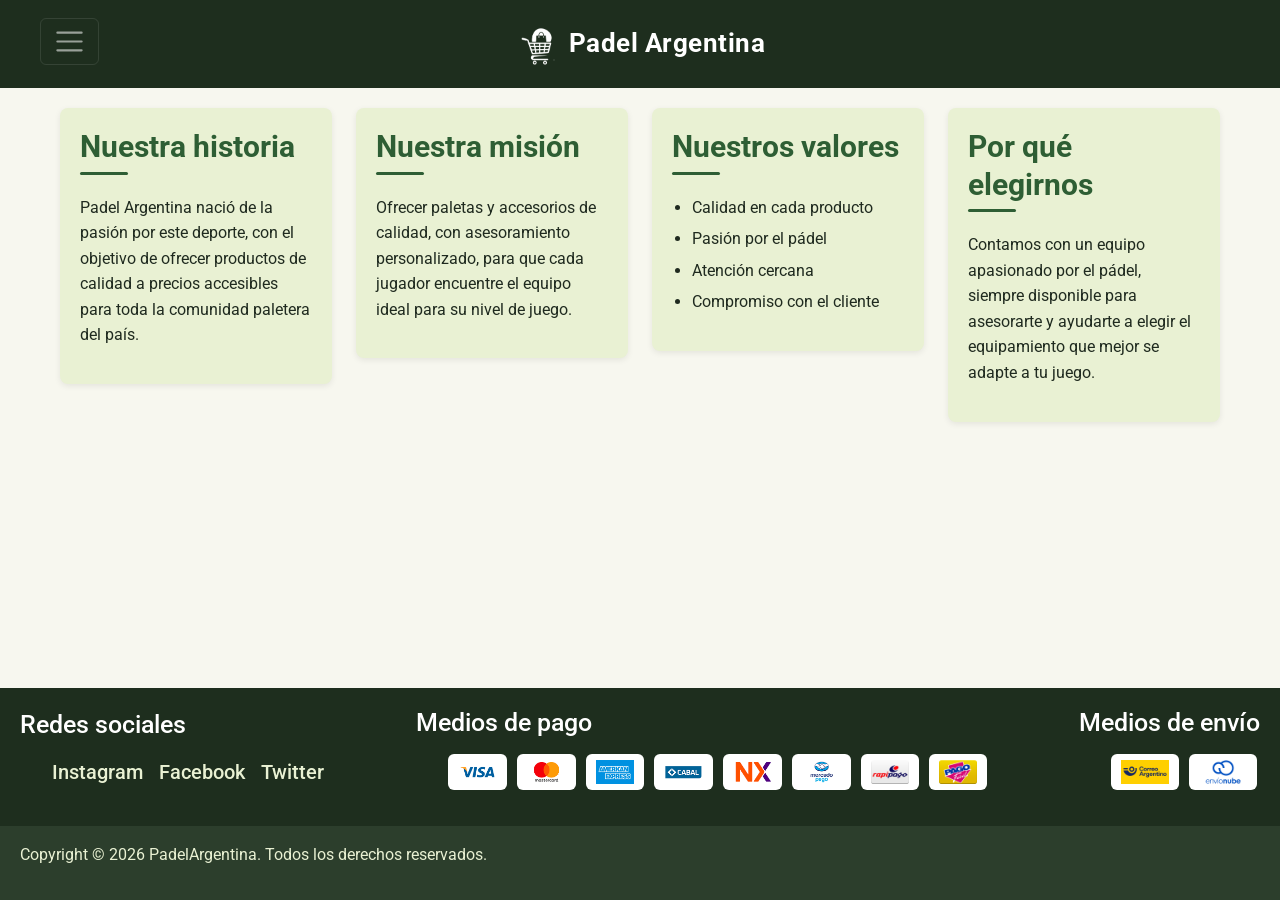
<file: pages/sobrenosotros.html>
<!DOCTYPE html>
<html lang="es">

<head>
    <meta charset="UTF-8">
    <meta name="viewport" content="width=device-width, initial-scale=1.0">
    <title>Sobre nosotros - Padel Argentina</title>
    <link rel="stylesheet" href="https://cdn.jsdelivr.net/npm/bootstrap@5.3.3/dist/css/bootstrap.min.css">
    <link rel="preconnect" href="https://fonts.googleapis.com">
    <link rel="preconnect" href="https://fonts.gstatic.com" crossorigin>
    <link rel="stylesheet" href="https://fonts.googleapis.com/css2?family=Roboto:wght@400;500;700&display=swap">
    <link rel="stylesheet" href="../styles/style.css?v=18">
</head>

<body class="cuerpo-pagina">


    <!-- Cabecera  -->
    <!-- Titulos, logos, navegacion: navbar de Bootstrap, responsiva con menu hamburguesa -->
    <header>
        <nav class="navbar navbar-expand-xxl navbar-dark navbar-personalizado" aria-label="Navegación principal">
            <div class="container-fluid">
                <!-- h1 se usa una sola vez por pagina, como titulo principal -->
                <a class="navbar-brand brand-personalizado" href="../index.html">
                    <img src="../imagenes/logo%20blanco.png" class="logo-navbar" width="42" height="40" decoding="async" alt="">
                    <h1 class="titulo-principal mb-0">Padel Argentina</h1>
                </a>
                <button class="navbar-toggler" type="button" data-bs-toggle="collapse" data-bs-target="#navbarPrincipal" aria-controls="navbarPrincipal" aria-expanded="false" aria-label="Abrir menú de navegación">
                    <span class="navbar-toggler-icon"></span>
                </button>
                <div class="collapse navbar-collapse" id="navbarPrincipal">
                    <ul class="navbar-nav ms-auto mb-2 mb-lg-0 gap-lg-3">
                        <li class="nav-item"><a class="nav-link enlace-nav" href="../index.html">Inicio</a></li>
                        <li class="nav-item"><a class="nav-link enlace-nav" href="ofertas.html">Ofertas</a></li>
                        <li class="nav-item"><a class="nav-link enlace-nav" href="productos.html">Paletas y accesorios</a></li>
                        <li class="nav-item"><a class="nav-link enlace-nav" href="#" aria-current="page">Sobre nosotros</a></li>
                        <li class="nav-item"><a class="nav-link enlace-nav" href="contactos.html">Contacto</a></li>
                    </ul>
                </div>
            </div>
        </nav>
    </header>

    <!-- Contenido  -->
    <!-- imagenes, textos, videos, articulos, tarjetas  -->
    <main class="main-contenido">
        <div class="grid-nosotros">
            <section class="seccion-historia">
                <article class="tarjeta">
                    <h2 class="subtitulo">Nuestra historia</h2>
                    <p class="parrafo">Padel Argentina nació de la pasión por este deporte, con el objetivo de ofrecer productos de calidad a precios accesibles para toda la comunidad paletera del país.</p>
                </article>
            </section>

            <section class="seccion-mision">
                <article class="tarjeta">
                    <h2 class="subtitulo">Nuestra misión</h2>
                    <p class="parrafo">Ofrecer paletas y accesorios de calidad, con asesoramiento personalizado, para que cada jugador encuentre el equipo ideal para su nivel de juego.</p>
                </article>
            </section>

            <section class="seccion-valores">
                <article class="tarjeta">
                    <h2 class="subtitulo">Nuestros valores</h2>
                    <ul class="lista-valores">
                        <li class="parrafo">Calidad en cada producto</li>
                        <li class="parrafo">Pasión por el pádel</li>
                        <li class="parrafo">Atención cercana</li>
                        <li class="parrafo">Compromiso con el cliente</li>
                    </ul>
                </article>
            </section>

            <section class="seccion-equipo">
                <article class="tarjeta">
                    <h2 class="subtitulo">Por qué elegirnos</h2>
                    <p class="parrafo">Contamos con un equipo apasionado por el pádel, siempre disponible para asesorarte y ayudarte a elegir el equipamiento que mejor se adapte a tu juego.</p>
                </article>
            </section>
        </div>
    </main>

    <!-- pie de pagina  -->
    <!--   -->
    <footer>
        <div class="pie-pagina">
        <div class="redes-sociales">
            <h3 class="titulo-footer"> Redes sociales</h3>
            <!-- listas desordenadas<ul> -->
            <ul class="lista-redes">
                <li>
                    <a class="enlace-nav" href="https://www.instagram.com/mateoimpini/" target="_blank">Instagram</a>
                </li>
                <li>
                    <a class="enlace-nav" href="https://www.facebook.com/" target="_blank">Facebook</a>
                </li>
                <li>
                    <a class="enlace-nav" href="https://www.twitter.com/" target="_blank">Twitter</a>
                </li>

            </ul>
        </div>

        <div class="medios-pago">
            <h3 class="titulo-footer">Medios de pago</h3>
            <ul class="lista-logos">
                <li><img src="../imagenes/pagos/visa.png" width="150" height="93" loading="lazy" decoding="async" alt="Visa"></li>
                <li><img src="../imagenes/pagos/mastercard.png" width="150" height="93" loading="lazy" decoding="async" alt="Mastercard"></li>
                <li><img src="../imagenes/pagos/amex.png" width="150" height="93" loading="lazy" decoding="async" alt="American Express"></li>
                <li><img src="../imagenes/pagos/cabal.png" width="150" height="93" loading="lazy" decoding="async" alt="Cabal"></li>
                <li><img src="../imagenes/pagos/tarjeta-naranja.png" width="150" height="93" loading="lazy" decoding="async" alt="Tarjeta Naranja"></li>
                <li><img src="../imagenes/pagos/mercadopago.png" width="150" height="93" loading="lazy" decoding="async" alt="Mercado Pago"></li>
                <li><img src="../imagenes/pagos/rapipago.png" width="92" height="58" loading="lazy" decoding="async" alt="Rapipago"></li>
                <li><img src="../imagenes/pagos/pagofacil.png" width="92" height="58" loading="lazy" decoding="async" alt="Pago Fácil"></li>
            </ul>
        </div>

        <div class="medios-envio">
            <h3 class="titulo-footer">Medios de envío</h3>
            <ul class="lista-logos">
                <li><img src="../imagenes/envios/correo-argentino.png" width="120" height="60" loading="lazy" decoding="async" alt="Correo Argentino"></li>
                <li><img src="../imagenes/envios/envionube.png" width="120" height="60" loading="lazy" decoding="async" alt="Envionube"></li>
            </ul>
        </div>

        </div>

        <div class="footer-copyright">
            <p class="parrafo">Copyright © 2026 PadelArgentina. Todos los derechos reservados.</p>
        </div>

        <!-- listas ordenadas <ol>-->

    </footer>

    <script src="https://cdn.jsdelivr.net/npm/bootstrap@5.3.3/dist/js/bootstrap.bundle.min.js"></script>
</body>

</html>
</file>
<file: styles/style.css>
/* ============================================================
   style.css  —  ARCHIVO GENERADO por Sass. NO EDITAR A MANO.
   Fuente: scss/main.scss  ->  sass scss/main.scss styles/style.css
   ============================================================ */

:root {
    color-scheme: light;
}

/*
============================
Variables de tema (paleta del sitio)
============================
centralizar los colores en :root evita repetir los mismos rgb() en decenas
de reglas y permite ajustar toda la estetica desde un solo lugar
*/


/*
reset global: sin esta regla, el padding/margin por defecto del navegador
rompe los anchos calculados en los layouts flex
*/

* {
    margin: 0;
    padding: 0;
    box-sizing: border-box;
}

/*
scroll suave al navegar con anclas dentro de la pagina
*/

html {
    scroll-behavior: smooth;
}

/*
color y fondo de la pagina.
display:flex + min-height:100vh en columna: hace que el footer quede
pegado abajo aunque la pagina tenga poco contenido (ver flex en .main-contenido)
*/

.cuerpo-pagina {
    background-color: rgb(247, 247, 239);
    font-family: 'Roboto', sans-serif;
    font-size: 20px;
    font-weight: 400;
    line-height: 1.6;
    color: rgb(31, 42, 31);
    display: flex;
    flex-direction: column;
    min-height: 100vh;
    overflow-x: hidden;
}

/*
navbar de Bootstrap (navbar-expand-lg + navbar-dark) recoloreada con la
paleta propia del sitio. navbar-dark se encarga del icono de hamburguesa
en blanco; el color de fondo y de los links se pisa con estas reglas
*/

.navbar-personalizado {
    background-color: rgb(30, 46, 30);
    padding: 12px 20px;
}

/*
placa del logo: mismo verde oscuro que usaba el header manual,
ahora como bloque redondeado dentro del navbar-brand de Bootstrap
*/

.brand-personalizado {
    display: flex;
    flex-direction: row;
    align-items: center;
    gap: 10px;
    text-decoration: none;
}

/*
logo (icono) junto al texto de la marca. alto fijo y ancho automatico para
conservar la proporcion; el png ya viene con fondo transparente para verse
sobre el fondo oscuro del navbar
*/

.logo-navbar {
    height: 40px;
    width: auto;
}

.brand-personalizado .titulo-principal {
    font-size: 28px;
}

/*
texto de los links en tonos claros para leerse sobre el fondo oscuro del navbar.
especificidad igualada a las reglas .navbar-dark .navbar-nav .nav-link de
Bootstrap para poder pisar sus colores por defecto
*/

.navbar-personalizado .navbar-nav .enlace-nav {
    color: rgb(233, 241, 211);
}

.navbar-personalizado .navbar-nav .enlace-nav:hover,
.navbar-personalizado .navbar-nav .enlace-nav:focus {
    color: rgb(255, 255, 255);
}

/*
navbar en mobile: imita el header de un e-commerce (boton hamburguesa a la
izquierda y logo centrado, todo en una sola fila). se aplica por debajo del
breakpoint del navbar-expand-lg (992px), donde el menu esta colapsado.
el toggler se saca del flujo con position:absolute y se ancla a la izquierda;
asi la marca queda centrada en TODO el ancho con margin:0 auto, en vez de
apilarse debajo. la marca se achica un poco para entrar comoda en una linea
*/

@media (max-width: 1399.98px) {
    .navbar-personalizado .container-fluid {
        position: relative;
    }

    .navbar-personalizado .navbar-toggler {
        position: absolute;
        left: 12px;
        /* anclado a top:0 (la fila del logo, que no se mueve) en vez de
           top:50%: al abrir el menu el container-fluid crece hacia abajo y
           un 50% mandaba la hamburguesa al medio del navbar expandido.
           el boton y el logo tienen casi la misma altura, asi que quedan
           alineados en la primera fila */
        top: 0;
        /* boton mas compacto: libera ancho para que el logo centrado no se
           solape con la hamburguesa en pantallas angostas (~320px) */
        padding: 4px 8px;
        font-size: 18px;
        z-index: 2;
    }

    .brand-personalizado {
        margin: 0 auto;
    }

    .brand-personalizado .titulo-principal {
        font-size: 18px;
    }

    .logo-navbar {
        height: 30px;
    }
}

/* Navbar en iPad (768px - 1399.98px): hamburguesa pero mas alta y con
   marca/logo mas grandes que en el celular */
@media (min-width: 768px) and (max-width: 1399.98px) {
    .navbar-personalizado {
        padding: 18px 28px;
    }

    .navbar-personalizado .navbar-toggler {
        padding: 6px 12px;
        font-size: 22px;
    }

    .brand-personalizado .titulo-principal {
        font-size: 26px;
    }

    .logo-navbar {
        height: 42px;
    }
}

/*
contenedor principal: secciones apiladas con separacion uniforme via gap.
flex:1 0 auto empuja el footer hacia abajo cuando hay poco contenido.
max-width + margin auto: en pantallas grandes el contenido no se estira
de borde a borde y queda centrado y legible
*/

.main-contenido {
    display: flex;
    flex-direction: column;
    gap: 24px;
    padding: 20px;
    flex: 1 0 auto;
    width: 100%;
    max-width: 1200px;
    margin: 0 auto;
}

/*
hero de la home: banner de bienvenida a ancho completo. reemplaza la tarjeta
de producto destacado (que se repetia identica en ofertas) para que el index
tenga una portada propia. degradado en verdes de marca + CTA hacia el catalogo.
mobile-first: padding y titulo mas chicos, se agrandan en tablet/desktop
*/

.hero {
    background: linear-gradient(135deg, rgb(22, 34, 22), rgb(46, 94, 52));
    padding: 40px 20px;
    box-shadow: 0 2px 6px rgba(0, 0, 0, 0.08);
}

.hero-contenido {
    display: flex;
    flex-direction: column;
    align-items: center;
    gap: 16px;
    max-width: 720px;
    margin: 0 auto;
    text-align: center;
}

/* linea superior breve, en mayusculas, sobre el titulo del hero */
.hero-eyebrow {
    color: rgb(233, 250, 158);
    font-size: 14px;
    font-weight: 500;
    letter-spacing: 1.5px;
    text-transform: uppercase;
}

.hero-titulo {
    color: rgb(255, 255, 255);
    font-size: 32px;
    font-weight: 700;
    line-height: 1.15;
}

.hero-texto {
    color: rgb(233, 241, 211);
    font-size: 18px;
    font-weight: 400;
    line-height: 1.6;
}

/* fila de botones del hero: envuelve en mobile si no entran en una linea */
.hero-acciones {
    display: flex;
    flex-wrap: wrap;
    justify-content: center;
    gap: 12px;
    margin-top: 8px;
}

/* CTA principal: relleno lima que contrasta con el fondo verde */
.hero-btn-primario {
    background-color: rgb(233, 250, 158);
    color: rgb(22, 34, 22);
    font-weight: 700;
    border: 2px solid rgb(233, 250, 158);
    transition: background-color 0.2s ease, transform 0.2s ease;
}

.hero-btn-primario:hover,
.hero-btn-primario:focus {
    background-color: rgb(255, 255, 255);
    border-color: rgb(255, 255, 255);
    color: rgb(22, 34, 22);
    transform: translateY(-2px);
}

/* CTA secundario: contorno lima sobre fondo transparente */
.hero-btn-secundario {
    background-color: transparent;
    color: rgb(255, 255, 255);
    border: 2px solid rgb(233, 250, 158);
    transition: background-color 0.2s ease, color 0.2s ease;
}

.hero-btn-secundario:hover,
.hero-btn-secundario:focus {
    background-color: rgb(233, 250, 158);
    color: rgb(22, 34, 22);
}

/*
contenedor pequeño: cada articulo con aire interno propio.
sombra sutil por defecto para dar profundidad; transition + hover
suman un efecto de elevacion al pasar el mouse
*/

.tarjeta {
    display: flex;
    flex-direction: column;
    gap: 12px;
    padding: 20px;
    background-color: rgb(233, 241, 211);
    border-radius: 8px;
    box-shadow: 0 2px 6px rgba(0, 0, 0, 0.08);
    transition: transform 0.2s ease, box-shadow 0.2s ease;
}

.tarjeta:hover {
    transform: translateY(-4px);
    box-shadow: 0 8px 16px rgba(0, 0, 0, 0.15);
}

/*
grid maestro de la home: mobile-first, 1 columna apilada.
grid-template-areas nombra cada seccion para reordenar el layout
sin tocar el orden del HTML al cambiar de breakpoint
*/

.grid-secciones {
    display: grid;
    grid-template-columns: 1fr;
    grid-template-areas:
        "pagos"
        "envios"
        "atencion";
    gap: 24px;
}

/*
asignacion de cada seccion a su area nombrada (home)
*/

.seccion-pagos {
    grid-area: pagos;
}

.seccion-envios {
    grid-area: envios;
}

.seccion-atencion {
    grid-area: atencion;
}

/*
grid de catalogo de productos: mobile-first, 1 columna apilada,
se abre a 2 y 3 columnas fluidas (fr) en los breakpoints siguientes
*/

.grid-productos {
    display: grid;
    grid-template-columns: 1fr;
    gap: 24px;
}

/*
alineacion del catalogo: para que las fotos arranquen a la misma altura en
todas las tarjetas, se reserva un alto minimo parejo al titulo (hasta 2 lineas)
y a la descripcion (hasta 3 lineas). asi el bloque de texto superior mide igual
en todas y la imagen queda alineada. la foto usa alto fijo + object-fit:contain
para verse completa y del mismo tamaño en toda la grilla
*/

.grid-productos .subtitulo {
    min-height: 84px;
}

.grid-productos .tarjeta > .parrafo {
    min-height: 77px;
}

.grid-productos figure {
    width: 100%;
    align-items: center;
    justify-content: center;
}

.grid-productos figure img {
    width: 100%;
    height: 260px;
    object-fit: contain;
    background-color: rgb(255, 255, 255);
}

/*
grid de la pagina "sobre nosotros": mobile-first, 1 columna apilada,
con areas nombradas igual que la home
*/

.grid-nosotros {
    display: grid;
    grid-template-columns: 1fr;
    grid-template-areas:
        "historia"
        "mision"
        "valores"
        "equipo";
    gap: 24px;
}

/*
asignacion de cada seccion a su area nombrada (sobre nosotros)
*/

.seccion-historia {
    grid-area: historia;
}

.seccion-mision {
    grid-area: mision;
}

.seccion-valores {
    grid-area: valores;
}

.seccion-equipo {
    grid-area: equipo;
}

/*
lista de valores de la empresa, sin viñetas por defecto del navegador
*/

.lista-valores {
    list-style: disc;
    padding-left: 20px;
    display: flex;
    flex-direction: column;
    gap: 6px;
}

/*
footer: bloques distribuidos con flex y separacion via gap
*/

.pie-pagina {
    display: flex;
    justify-content: space-between;
    align-items: center;
    flex-wrap: wrap;
    gap: 20px;
    padding: 20px;
    background-color: rgb(30, 46, 30);
}

/*
texto en tonos claros para leerse sobre el fondo oscuro del footer
*/

.pie-pagina .titulo-footer {
    color: rgb(255, 255, 255);
}

.pie-pagina .parrafo {
    color: rgb(233, 241, 211);
}

.pie-pagina .enlace-nav {
    color: rgb(233, 241, 211);
}

.pie-pagina .enlace-nav:hover {
    color: rgb(255, 255, 255);
}

/*
franja de copyright: tono mas suave que el resto del footer para
diferenciarla como cierre de la pagina
*/

.footer-copyright {
    background-color: rgb(44, 62, 44);
    padding: 16px 20px;
}

.footer-copyright .parrafo {
    color: rgb(233, 241, 211);
}

/*
bloque de redes sociales del footer
*/

.redes-sociales {
    display: flex;
    flex-direction: column;
    gap: 8px;
}

.lista-redes {
    display: flex;
    gap: 16px;
    list-style: none;
}

/*
medios de pago y de envio: mismo patron que redes-sociales,
los logos van en tarjetas blancas para que se lean sobre cualquier fondo
*/

.medios-pago,
.medios-envio {
    display: flex;
    flex-direction: column;
    gap: 8px;
}

.lista-logos {
    display: flex;
    flex-wrap: wrap;
    gap: 10px;
    list-style: none;
}

/*
transform + transition: leve efecto de zoom al pasar el mouse sobre un logo
*/

.lista-logos li {
    display: flex;
    align-items: center;
    background-color: rgb(255, 255, 255);
    border-radius: 6px;
    padding: 6px 10px;
    transition: transform 0.2s ease;
}

.lista-logos li:hover {
    transform: scale(1.06);
}

.lista-logos img {
    display: block;
    height: 24px;
    width: auto;
}

/*
color y fondo del titulo principal
*/

.titulo-principal {
    color: rgb(255, 255, 255);
    font-size: 50px;
    font-weight: 700;
    line-height: 1.2;
    letter-spacing: 0.5px;
}

/*
subtitulos de seccion. el pseudo-elemento ::after dibuja una linea de acento
corta debajo del titulo para reforzarlo visualmente sin recargar
*/

.subtitulo {
    color: rgb(46, 94, 52);
    font-size: 30px;
    font-weight: 700;
    line-height: 1.25;
}

.subtitulo::after {
    content: "";
    display: block;
    width: 48px;
    height: 3px;
    margin-top: 6px;
    background-color: rgb(46, 94, 52);
    border-radius: 2px;
}

/*
titulo de seccion (encabezado de un grupo de productos, ej: "Zapatillas de
padel"): un poco mas grande que el titulo de una tarjeta y con aire debajo,
para que se lea como cabecera de la seccion y no como un producto mas
*/

.titulo-seccion {
    font-size: 34px;
    margin-bottom: 4px;
}

/*
color para los titulos del footer
*/

.titulo-footer {
    color: rgb(32, 12, 0);
    font-size: 25px;
    font-weight: 500;
}

/*
color de acento, complementario al fondo verde-amarillo, usado para resaltar enlaces y elementos interactivos
*/

.color-acento {
    color: rgb(46, 94, 52);
}

/*
transition en color: el cambio de :hover y el de aria-current se ven
suaves en vez de instantaneos
*/

.enlace-nav {
    color: rgb(46, 94, 52);
    font-weight: 500;
    text-decoration: none;
    transition: color 0.2s ease;
}

.enlace-nav:hover {
    color: rgb(35, 72, 38);
    text-decoration: underline;
}

/*
marca visualmente el link de la pagina actual (aria-current="page" en el HTML)
para reforzar la indicacion de posicion tanto visual como para lectores de pantalla
*/

.enlace-nav[aria-current="page"] {
    text-decoration: underline;
    font-weight: 700;
}

/*
accesibilidad: contorno visible al navegar con teclado (Tab) sobre enlaces
y botones, sin afectar el click con el mouse (:focus-visible)
*/

.enlace-nav:focus-visible,
.btn-detalle:focus-visible,
.hero-acciones .btn:focus-visible {
    outline: 3px solid rgb(46, 94, 52);
    outline-offset: 2px;
    border-radius: 4px;
}

/*
figure en columna para que el figcaption quede siempre debajo de la imagen
*/

figure {
    display: flex;
    flex-direction: column;
    align-items: flex-start;
    gap: 8px;
}

/*
overflow:hidden recorta el zoom de la imagen al pasar el mouse (ver :hover)
para que el efecto quede contenido dentro del marco redondeado
*/

.tarjeta figure {
    overflow: hidden;
    border-radius: 8px;
}

/*
object-fit:cover recorta las fotos rectangulares (como las de accesorios)
al cuadrado de 300x300 sin deformarlas.
transform + transition: leve zoom al pasar el mouse sobre la tarjeta
*/

.tarjeta figure img {
    object-fit: cover;
    border-radius: 8px;
    max-width: 100%;
    transition: transform 0.3s ease;
}

.tarjeta:hover figure img {
    transform: scale(1.05);
}

/*
clase para diferenciar el texto destacado de la paleta pro
*/

.texto-paleta-pro {
    display: inline-block;
    color: rgb(31, 42, 31);
    font-size: 20px;
    font-weight: 500;
    background-color: rgb(233, 241, 211);
    border-left: 4px solid rgb(46, 94, 52);
    padding: 4px 8px;
}

/*
precio y cuotas de un producto
*/

.precio {
    color: rgb(46, 94, 52);
    font-size: 22px;
    font-weight: 700;
}

.cuotas {
    color: rgb(91, 107, 79);
    font-size: 14px;
    font-weight: 400;
}

/*
precio anterior de un producto en oferta: tachado y en gris para que
el precio con descuento se lleve la atencion
*/

.precio-anterior {
    color: rgb(130, 135, 120);
    font-size: 16px;
    font-weight: 400;
    text-decoration: line-through;
    margin-right: 6px;
}

/*
etiqueta de descuento (badge de Bootstrap) recoloreada con el marron
de acento del sitio
*/

.badge-descuento {
    background-color: rgb(46, 94, 52);
    color: rgb(255, 254, 254);
    align-self: flex-start;
    white-space: normal;
    max-width: 100%;
    text-align: left;
}

/*
clase para los parrafos generales
*/

.parrafo {
    color: rgb(31, 42, 31);
    font-size: 16px;
    font-weight: 400;
    line-height: 1.6;
}

/*
galeria (carousel de Bootstrap): fondo blanco e imagen contenida
para que las fotos de producto (fondo blanco/transparente) no se recorten
*/

.seccion-galeria .tarjeta {
    padding-bottom: 8px;
}

.carousel-personalizado .carousel-item img {
    height: 380px;
    width: 100%;
    object-fit: contain;
    background-color: rgb(233, 241, 211);
    border-radius: 8px;
}

.carousel-personalizado .carousel-caption {
    background-color: rgba(40, 56, 38, 0.75);
    border-radius: 8px;
    bottom: 24px;
}

.carousel-personalizado .carousel-control-prev-icon,
.carousel-personalizado .carousel-control-next-icon {
    background-color: rgb(30, 46, 30);
    border-radius: 50%;
    padding: 18px;
}

.carousel-personalizado .carousel-indicators [data-bs-target] {
    background-color: rgb(46, 94, 52);
}

/*
boton para abrir el modal de detalle de un producto (Bootstrap modal).
transform en :hover: leve elevacion que acompaña el cambio de color
*/

.btn-detalle {
    align-self: flex-start;
    /* margin-top:auto empuja el boton al fondo de la tarjeta: como las
       tarjetas de una fila comparten altura, todos los botones se alinean */
    margin-top: auto;
    background-color: rgb(46, 94, 52);
    color: rgb(255, 254, 254);
    border: none;
    transition: background-color 0.2s ease, transform 0.2s ease;
}

.btn-detalle:hover,
.btn-detalle:focus {
    background-color: rgb(35, 72, 38);
    color: rgb(255, 254, 254);
    transform: translateY(-2px);
}

/*
modal de detalle de producto: mismos colores de tarjeta/subtitulo del sitio
*/

.modal-personalizado {
    background-color: rgb(233, 241, 211);
    border-radius: 8px;
}

.modal-personalizado .modal-header,
.modal-personalizado .modal-footer {
    border-color: rgba(80, 64, 46, 0.25);
}

.modal-personalizado .modal-title {
    margin-bottom: 0;
}

/*
el subtitulo dentro del modal no lleva la linea de acento inferior
*/

.modal-personalizado .modal-title.subtitulo::after {
    display: none;
}

/*
grilla de la pagina de contacto: mobile-first, 1 columna apilada
(datos arriba, formulario abajo). se abre a 2 columnas en desktop
*/

.grid-contacto {
    display: grid;
    grid-template-columns: 1fr;
    gap: 24px;
}

/*
lista de datos de contacto: cada item con su icono y el texto alineados
*/

.lista-datos-contacto {
    display: flex;
    flex-direction: column;
    gap: 14px;
    list-style: none;
}

.lista-datos-contacto li {
    display: flex;
    align-items: center;
    gap: 12px;
    /* min-width:0 permite que el item flex se achique por debajo del ancho
       de su contenido; sin esto, un texto largo sin espacios (el email)
       fuerza la columna a ensancharse y genera scroll horizontal en mobile */
    min-width: 0;
}

/*
overflow-wrap:anywhere corta las palabras largas sin espacios (como el email)
cuando no entran en el ancho disponible, en vez de desbordar la tarjeta
*/

.lista-datos-contacto li .parrafo,
.lista-datos-contacto li .enlace-nav {
    min-width: 0;
    overflow-wrap: anywhere;
}

.dato-icono {
    font-size: 22px;
    line-height: 1;
}

/*
formulario de contacto (campos de Bootstrap) recoloreado con la paleta.
el :focus pisa el celeste por defecto de Bootstrap con el verde de acento
*/

.formulario-contacto .form-label {
    color: rgb(31, 42, 31);
    font-weight: 500;
}

.campo-formulario {
    background-color: rgb(255, 255, 255);
    border: 1px solid rgba(80, 64, 46, 0.25);
    color: rgb(31, 42, 31);
}

.campo-formulario:focus {
    background-color: rgb(255, 255, 255);
    border-color: rgb(46, 94, 52);
    box-shadow: 0 0 0 0.2rem rgba(46, 94, 52, 0.25);
    color: rgb(31, 42, 31);
}

.campo-formulario::placeholder {
    color: rgb(130, 135, 120);
}

/*
============================
Escalera responsiva (mobile-first)
============================
*/

/*
tablet: la grilla de la home pasa a 2 columnas y el catalogo a 2 columnas
*/

@media (min-width: 768px) {
    .hero {
        padding: 60px 24px;
    }

    .hero-titulo {
        font-size: 46px;
    }

    .grid-secciones {
        grid-template-columns: 1fr 1fr;
        grid-template-areas:
            "pagos envios"
            "atencion atencion";
    }

    .grid-productos {
        grid-template-columns: repeat(2, 1fr);
    }

    .grid-nosotros {
        grid-template-columns: 1fr 1fr;
        grid-template-areas:
            "historia historia"
            "mision valores"
            "equipo equipo";
    }
}

/*
desktop: la grilla de la home pasa a 3 columnas (destacado ocupa todo el ancho
superior), el catalogo de productos muestra 3 columnas y "sobre nosotros" 4.
el menu vuelve a fila y el logo deja de ocupar el 100% del ancho
*/

@media (min-width: 1024px) {
    .grid-secciones {
        grid-template-columns: repeat(3, 1fr);
        grid-template-areas: "pagos envios atencion";
    }

    .grid-productos {
        grid-template-columns: repeat(3, 1fr);
    }

    .grid-nosotros {
        grid-template-columns: repeat(4, 1fr);
        grid-template-areas: "historia mision valores equipo";
    }

    .grid-contacto {
        grid-template-columns: 1fr 1fr;
    }
}

@media (min-width: 1400px) {
    .brand-personalizado .titulo-principal {
        font-size: 34px;
    }
}

/*
mobile (<768px): el catalogo de productos pasa a 2 columnas (estilo tienda),
en vez de una sola tarjeta ancha por fila. como cada tarjeta queda angosta,
se compactan padding, titulo, alto de imagen y se quitan las alturas minimas
(pensadas para alinear filas en desktop) para que no queden tarjetas enormes
*/

@media (max-width: 767.98px) {
    .grid-productos {
        /* minmax(0, 1fr) en vez de 1fr: permite que las columnas bajen de su
           contenido minimo y queden exactamente iguales (con 1fr, un texto o
           precio largo ensancha una columna y descuadra el grid) */
        grid-template-columns: repeat(2, minmax(0, 1fr));
        gap: 12px;
    }

    .grid-productos .tarjeta {
        padding: 12px;
        gap: 8px;
    }

    /* altura fija para 2 lineas de titulo: asi las tarjetas con nombre corto
       (1 linea) y largo (2 lineas) reservan el mismo alto y las imagenes de una
       misma fila arrancan a la misma altura */
    .grid-productos .subtitulo {
        font-size: 17px;
        min-height: 52px;
    }

    .grid-productos .tarjeta > .parrafo {
        min-height: 0;
    }

    .grid-productos figure {
        display: flex;
        align-items: center;
        justify-content: center;
        width: 100%;
        height: 150px;
    }

    .grid-productos figure img {
        max-height: 150px;
        max-width: 100%;
        object-fit: contain;
        object-position: center;
    }

    /* margin-top:auto empuja el bloque de precio (y lo que sigue) al fondo de la
       tarjeta: como las tarjetas de una fila comparten alto, los precios quedan
       alineados tengan o no el badge de descuento arriba */
    .grid-productos .precio {
        margin-top: auto;
    }

    /* en la tarjeta angosta, el precio tachado + el precio nuevo no entran en
       una linea: se apila el anterior arriba para que no desborde */
    .grid-productos .precio-anterior {
        display: block;
        margin-right: 0;
    }

    /* en mobile, esconder la descripcion de cada producto: solo aparece en el
       modal de "Ver detalle" al hacer click */
    .grid-productos .tarjeta > .parrafo {
        display: none;
    }
}
</file>
